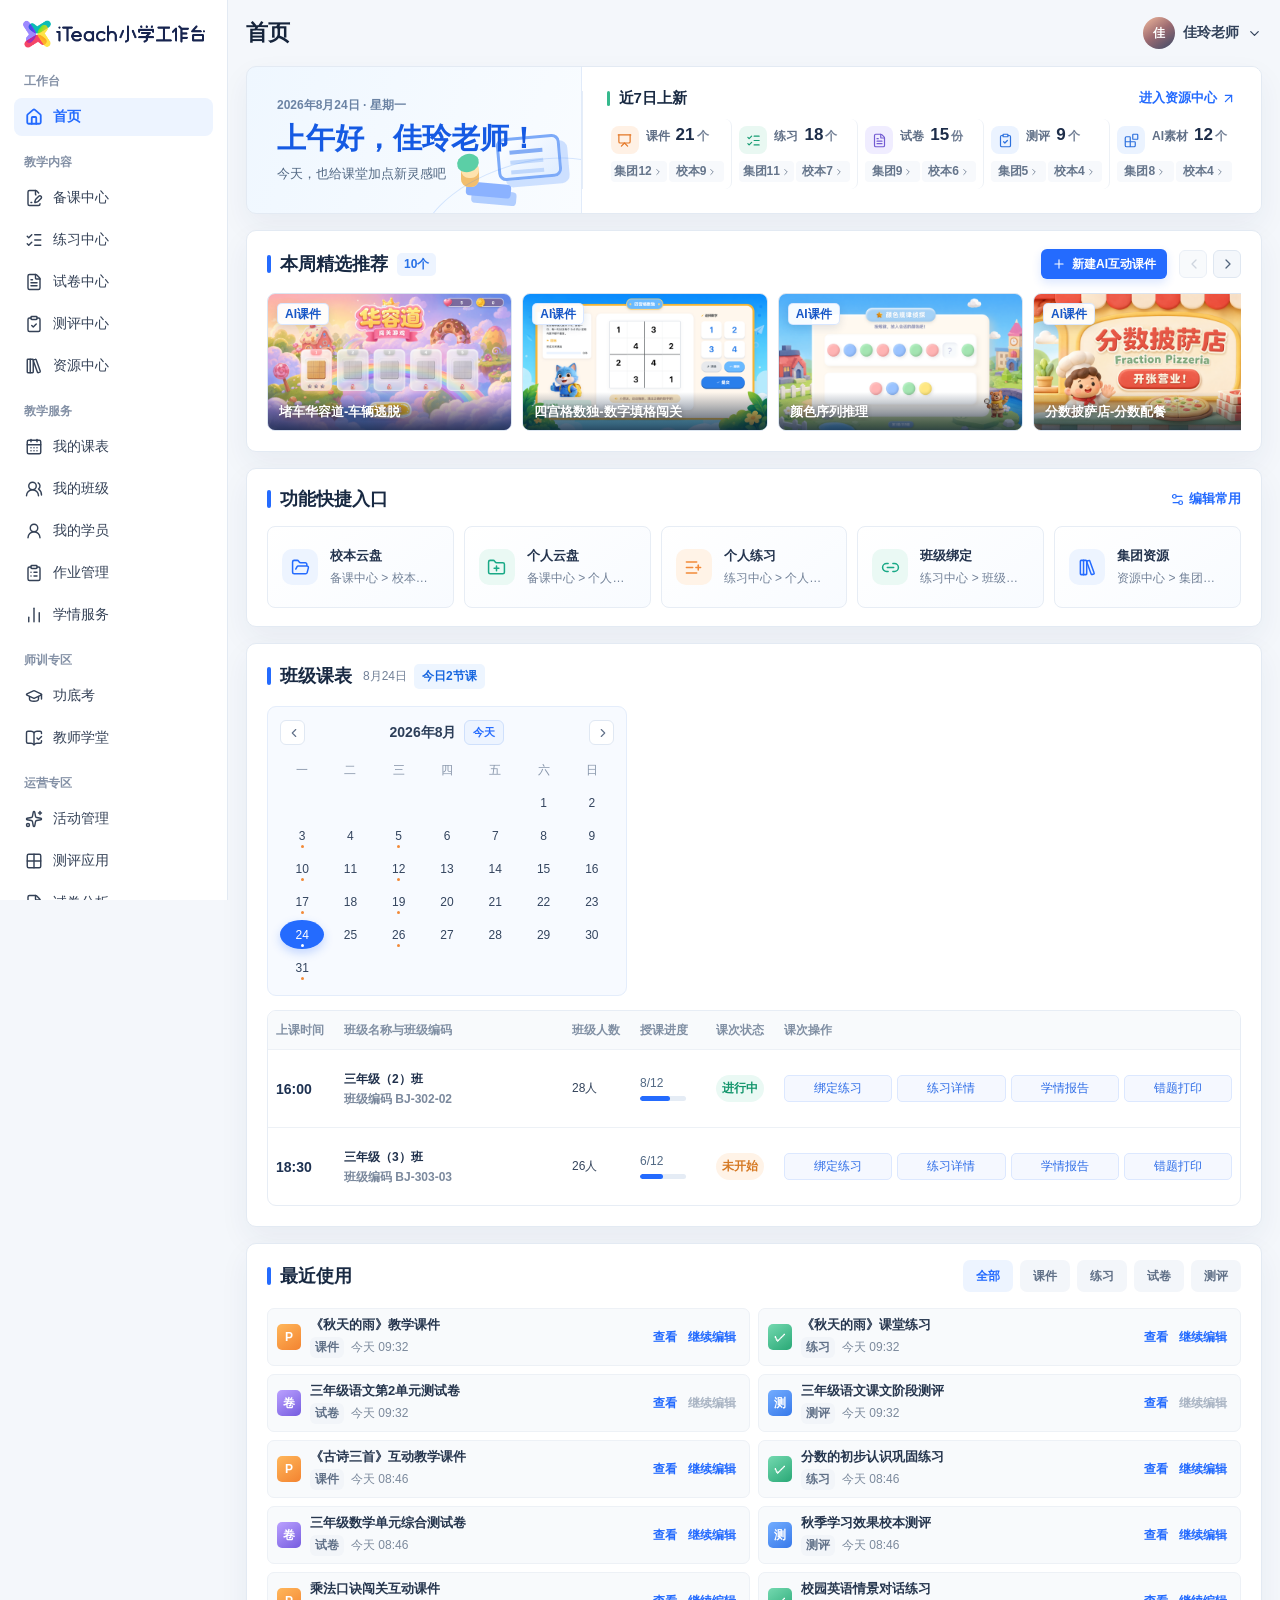
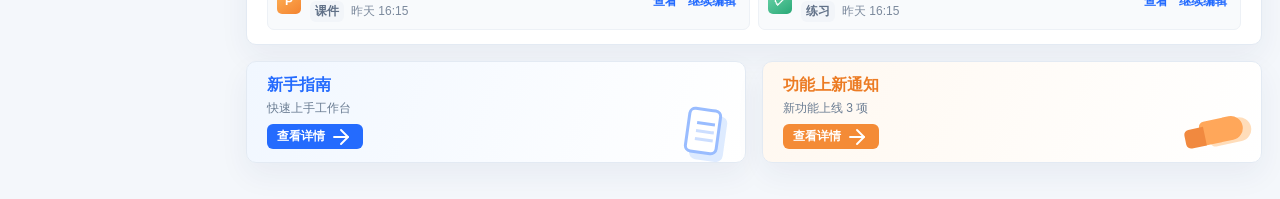
<file: index.html>
<!doctype html>
<html lang="zh-CN">
<head>
  <meta charset="utf-8" />
  <meta name="viewport" content="width=device-width, initial-scale=1" />
  <title>iTeach 小学工作台 2.0 Demo</title>
  <script src="lucide.min.js"></script>
  <link rel="stylesheet" href="permissions.css?v=20260903-2" />
  <style>
    :root {
      --bg: #f4f7fb;
      --panel: #fff;
      --ink: #15243b;
      --muted: #718097;
      --line: #e3eaf3;
      --line-strong: #d4deeb;
      --blue: #246bfe;
      --blue-2: #0e58e8;
      --blue-soft: #edf4ff;
      --teal: #19a986;
      --teal-soft: #eaf9f4;
      --orange: #f28a39;
      --orange-soft: #fff3e7;
      --purple: #7766e6;
      --purple-soft: #f0eeff;
      --shadow: 0 12px 30px rgba(30, 58, 102, .06);
      --shadow-small: 0 4px 14px rgba(30, 58, 102, .05);
      --radius: 10px;
      font-family: "PingFang SC", "Microsoft YaHei", "Noto Sans CJK SC", sans-serif;
      color: var(--ink);
      background: var(--bg);
    }

    * { box-sizing: border-box; }
    body { margin: 0; min-width: 1150px; background: var(--bg); }
    button, input { font: inherit; }
    button { border: 0; cursor: pointer; }
    [hidden] { display: none !important; }

    .app { min-height: 100vh; display: grid; grid-template-columns: 228px minmax(0, 1fr); }
    .sidebar {
      position: sticky;
      top: 0;
      height: 100vh;
      overflow: auto;
      padding: 19px 14px 16px;
      background: rgba(255,255,255,.92);
      border-right: 1px solid var(--line);
    }
    .brand { display: flex; align-items: center; padding: 0 8px 24px; }
    .brand-logo { display: block; width: 194px; height: auto; max-width: 100%; }
    .nav { display: grid; gap: 18px; }
    .nav-group { display: grid; gap: 4px; }
    .nav-label { padding: 0 10px 4px; color: #8491a6; font-size: 12px; font-weight: 700; }
    .nav-item {
      min-height: 38px;
      display: flex;
      align-items: center;
      gap: 10px;
      padding: 0 11px;
      color: #344156;
      background: transparent;
      border-radius: 8px;
      text-align: left;
      font-size: 14px;
      transition: .18s ease;
    }
    .nav-item:hover { color: var(--blue); background: #f3f7fd; }
    .nav-item.active { color: var(--blue); background: var(--blue-soft); font-weight: 800; }
    .nav-item svg { width: 18px; height: 18px; flex: 0 0 auto; stroke-width: 1.9; }
    .nav-item.active svg { stroke-width: 2.4; }

    .main { min-width: 0; padding: 14px 24px 36px; }
    .main.resource-page { position: relative; padding-top: 12px; }
    .main.resource-page .topbar { position: absolute; top: 12px; right: 24px; z-index: 4; height: 38px; margin: 0; }
    .main.resource-page .resource-title-row { padding-top: 4px; }
    .main.business-page { position: relative; padding-top: 12px; }
    .main.business-page .topbar { position: absolute; top: 12px; right: 24px; z-index: 4; height: 38px; margin: 0; }
    .topbar { display: flex; align-items: center; justify-content: space-between; gap: 18px; height: 38px; margin-bottom: 14px; }
    .page-heading { display: flex; align-items: center; gap: 12px; }
    .page-heading h1 { margin: 0; font-size: 22px; letter-spacing: 0; }
    .top-actions { display: flex; align-items: center; gap: 12px; margin-left: auto; }
    .preview-switcher { display: flex; align-items: center; gap: 5px; padding: 4px; background: #edf2f8; border: 1px solid var(--line); border-radius: 8px; user-select: none; }
    .preview-switcher.is-hidden { opacity: 0; pointer-events: auto; }
    .preview-switcher span { padding: 0 7px; color: #8996a8; font-size: 12px; font-weight: 700; }
    .preview-switcher button { height: 27px; padding: 0 9px; border-radius: 6px; color: #68758a; background: transparent; font-size: 12px; }
    .preview-switcher button.active { color: var(--blue); background: #fff; box-shadow: var(--shadow-small); font-weight: 800; }
    .ai-top { position: relative; height: 38px; display: inline-flex; align-items: center; gap: 8px; padding: 0 12px 0 7px; color: #174fbf; background: linear-gradient(135deg, #fff 15%, #f1f7ff); border: 1px solid #a9c8ff; border-radius: 8px; box-shadow: 0 4px 12px rgba(35,94,196,.09), inset 0 1px 0 rgba(255,255,255,.9); font-size: 13px; font-weight: 850; transition: transform .18s ease, border-color .18s ease, box-shadow .18s ease; }
    .ai-top:hover { transform: translateY(-1px); color: #0d4fd3; border-color: #74a4fa; box-shadow: 0 7px 18px rgba(35,94,196,.16), inset 0 1px 0 rgba(255,255,255,.95); }
    .ai-top:active { transform: translateY(0); }
    .ai-top-mark { width: 25px; height: 25px; display: grid; place-items: center; color: #fff; background: linear-gradient(145deg, #2d77f4, #1559d6); border-radius: 7px; box-shadow: 0 3px 8px rgba(24,89,211,.22); }
    .ai-top-mark svg { width: 14px; height: 14px; stroke-width: 2.2; }
    .ai-top-label { white-space: nowrap; }
    .icon-button { width: 38px; height: 38px; display: grid; place-items: center; color: #475770; background: transparent; border-radius: 8px; position: relative; }
    .icon-button:hover { background: #edf3fb; color: var(--blue); }
    .icon-button svg { width: 20px; height: 20px; }
    .badge { position: absolute; top: -1px; right: -1px; min-width: 17px; height: 17px; padding: 0 4px; display: grid; place-items: center; color: white; background: #f35b48; border-radius: 20px; font-size: 12px; font-weight: 800; }
    .user { display: flex; align-items: center; gap: 8px; padding-left: 2px; color: #314159; font-size: 14px; font-weight: 700; }
    .avatar { width: 32px; height: 32px; display: grid; place-items: center; border-radius: 50%; color: #fff; background: linear-gradient(145deg, #f3bb9d, #9d6b71 48%, #394a68); font-size: 12px; }
    .user svg { width: 15px; height: 15px; }

    .view { display: none; }
    .view.active { display: grid; gap: 16px; }
    .panel { background: var(--panel); border: 1px solid var(--line); border-radius: var(--radius); box-shadow: var(--shadow); }
    .panel-head { min-height: 28px; display: flex; align-items: center; justify-content: space-between; gap: 12px; margin-bottom: 16px; }
    .panel-title { margin: 0; display: flex; align-items: center; gap: 9px; color: #182942; font-size: 18px; font-weight: 800; }
    .panel-title::before { content: ""; width: 4px; height: 18px; border-radius: 4px; background: var(--blue); }
    .panel-link { display: inline-flex; align-items: center; gap: 4px; padding: 0; color: var(--blue); background: transparent; font-size: 13px; font-weight: 700; }
    .panel-link svg { width: 15px; height: 15px; }
    .muted { color: var(--muted); }

    .hero { min-height: 148px; display: grid; grid-template-columns: 33% 67%; overflow: hidden; background: linear-gradient(110deg, #eff7ff, #fff 58%); }
    .hero-welcome { position: relative; overflow: hidden; padding: 25px 30px; display: flex; flex-direction: column; justify-content: center; border-right: 1px solid #e1ebfa; }
    .hero-welcome::after { content: ""; position: absolute; width: 210px; height: 110px; right: -48px; bottom: -63px; border: 1px solid rgba(71,142,245,.2); border-radius: 50%; transform: rotate(-18deg); }
    .hero-kicker { color: #6b83a4; font-size: 12px; font-weight: 700; }
    .hero-welcome h2 { position: relative; z-index: 1; margin: 5px 0 6px; color: #155ae3; font-size: 29px; letter-spacing: 0; }
    .hero-welcome p { position: relative; z-index: 1; margin: 0; color: #536984; font-size: 13px; }
    .hero-visual { position: absolute; right: 16px; bottom: 12px; width: 104px; height: 70px; opacity: .88; }
    .hero-visual .screen { position: absolute; right: 4px; top: 5px; width: 64px; height: 43px; border: 3px solid #6b9ff8; border-radius: 8px; transform: rotate(-5deg); background: linear-gradient(140deg, #fff, #dcebff); box-shadow: 7px 7px 0 #c7dcff; }
    .hero-visual .screen::before { content: ""; position: absolute; left: 10px; top: 10px; width: 33px; height: 4px; background: #73a1f4; box-shadow: 0 10px 0 #b9d3fc, 0 20px 0 #b9d3fc; }
    .hero-visual .book { position: absolute; left: 5px; bottom: 4px; width: 45px; height: 14px; border-radius: 4px; background: #7da8ff; transform: rotate(5deg); box-shadow: 6px 7px 0 #a8c8ff; }
    .hero-visual .plant { position: absolute; left: 0; bottom: 14px; width: 18px; height: 23px; border-radius: 5px 5px 8px 8px; background: #ffe0a3; box-shadow: inset 0 -9px 0 #f2b55a; }
    .hero-visual .plant::before { content: ""; position: absolute; left: -4px; top: -10px; width: 22px; height: 18px; border-radius: 50%; background: #46c99a; transform: rotate(-18deg); }
    .resource-summary { position: relative; padding: 19px 25px 17px; background: #fff; }
    .resource-summary::before { content: ""; position: absolute; left: 0; top: 24px; bottom: 24px; width: 1px; background: #e5edf8; }
    .resource-summary .panel-head { min-height: 24px; margin-bottom: 9px; }
    .resource-summary .panel-title { font-size: 15px; }
    .resource-summary .panel-title::before { width: 3px; height: 15px; background: #36b98d; }
    .resource-items { display: grid; grid-template-columns: repeat(5, minmax(0, 1fr)); align-items: center; }
    .resource-item { min-width: 0; min-height: 70px; display: grid; grid-template-columns: 28px minmax(0, 1fr); grid-template-rows: auto auto; column-gap: 7px; align-content: center; padding: 5px 7px; background: transparent; border-right: 1px solid #edf1f6; border-radius: 7px; transition: .18s ease; text-align: left; }
    .resource-item:first-child { padding-left: 4px; }
    .resource-item:last-child { border-right: 0; padding-right: 4px; }
    .resource-item:hover { background: #f8fbff; }
    .resource-top { display: contents; color: #617087; font-size: 12px; font-weight: 700; white-space: nowrap; }
    .resource-metric { grid-column: 2; min-width: 0; display: flex; align-items: baseline; gap: 6px; }
    .resource-label { flex: 0 0 auto; }
    .resource-icon { grid-row: 1; width: 28px; height: 28px; display: grid; place-items: center; align-self: center; border-radius: 8px; }
    .resource-icon svg { width: 15px; height: 15px; }
    .resource-icon.orange { color: #e47725; background: #fff1e5; }
    .resource-icon.green { color: #159c72; background: #e9f8f2; }
    .resource-icon.purple { color: #725bd2; background: #f0edff; }
    .resource-icon.blue { color: #2c70dd; background: #ebf3ff; }
    .resource-count { display: block; margin: 0; color: #1d2d49; font-size: 17px; font-weight: 850; line-height: 1; }
    .resource-count small { margin-left: 2px; color: #738096; font-size: 12px; font-weight: 700; }
    .resource-scopes { grid-column: 1 / -1; display: grid; grid-template-columns: repeat(2, minmax(0, 1fr)); gap: 2px; margin-top: 7px; white-space: nowrap; }
    .resource-scope-link { min-width: 0; display: inline-flex; align-items: center; justify-content: center; gap: 1px; padding: 2px 1px; color: #65758b; background: #f7f9fc; border-radius: 4px; font-size: 12px; font-weight: 700; }
    .resource-scope-link:hover { color: var(--blue); }
    .resource-scope-link svg { width: 10px; height: 10px; }

    .shortcuts { min-width: 0; padding: 16px 20px 18px; }
    .ai-courseware-recommendations { min-width: 0; overflow: hidden; padding: 18px 20px 20px; }
    .shortcuts .panel-head { margin-bottom: 13px; }
    .ai-courseware-recommendations .panel-head { margin-bottom: 14px; }
    .shortcut-grid { display: grid; grid-template-columns: repeat(auto-fit, minmax(178px, 1fr)); gap: 10px; }
    .shortcut { min-height: 82px; display: flex; align-items: center; justify-content: flex-start; gap: 12px; min-width: 0; padding: 13px 14px; color: #25334a; background: linear-gradient(145deg, #fff, #f8fbff); border: 1px solid #e7edf5; border-radius: 8px; transition: .18s ease; text-align: left; }
    .shortcut:hover { transform: translateY(-2px); border-color: #b8d2ff; box-shadow: 0 7px 17px rgba(36,107,254,.11); }
    .shortcut-icon { width: 36px; height: 36px; display: grid; place-items: center; flex: 0 0 auto; color: var(--blue); background: var(--blue-soft); border-radius: 10px; }
    .shortcut-icon svg { width: 19px; height: 19px; }
    .shortcut:nth-child(2n) .shortcut-icon { color: var(--teal); background: var(--teal-soft); }
    .shortcut:nth-child(3n) .shortcut-icon { color: var(--orange); background: var(--orange-soft); }
    .shortcut-label { display: -webkit-box; overflow: hidden; color: #24344e; font-size: 13px; font-weight: 800; line-height: 1.3; -webkit-box-orient: vertical; -webkit-line-clamp: 2; }
    .shortcut-meta { overflow: hidden; margin-top: 5px; color: var(--muted); font-size: 12px; line-height: 1.35; text-overflow: ellipsis; white-space: nowrap; }
    .shortcut-copy { display: grid; min-width: 0; gap: 0; }
    .shortcut-empty { grid-column: 1 / -1; min-height: 82px; display: grid; place-items: center; color: var(--muted); background: #fbfcfe; border: 1px dashed var(--line-strong); border-radius: 8px; font-size: 13px; }

    .recommendation-title-wrap { display: flex; align-items: center; gap: 9px; }
    .recommendation-count { padding: 3px 7px; color: #2770e7; background: #edf4ff; border-radius: 5px; font-size: 12px; font-weight: 800; }
    .recommendation-controls { display: flex; align-items: center; gap: 6px; }
    .recommendation-create { height: 30px; display: inline-flex; align-items: center; gap: 6px; margin-right: 6px; padding: 0 11px; color: #fff; background: var(--blue); border-radius: 6px; box-shadow: 0 4px 10px rgba(36,107,254,.16); font-size: 12px; font-weight: 800; }
    .recommendation-create:hover { background: #1559de; box-shadow: 0 6px 14px rgba(36,107,254,.22); }
    .recommendation-create svg { width: 14px; height: 14px; }
    .carousel-control { width: 28px; height: 28px; display: grid; place-items: center; color: #52657d; background: #f4f7fb; border: 1px solid #dfe7f1; border-radius: 6px; }
    .carousel-control:hover:not(:disabled) { color: var(--blue); background: var(--blue-soft); border-color: #c6d9fc; }
    .carousel-control:disabled { color: #b4bfcd; cursor: not-allowed; opacity: .65; }
    .carousel-control svg { width: 16px; height: 16px; }
    .recommendation-track { width: 100%; min-width: 0; display: flex; gap: 10px; overflow-x: auto; overflow-y: hidden; scroll-behavior: smooth; scroll-snap-type: x mandatory; scrollbar-width: none; overscroll-behavior-inline: contain; }
    .recommendation-track::-webkit-scrollbar { display: none; }
    .recommendation-card { position: relative; height: 138px; aspect-ratio: 16 / 9; flex: 0 0 auto; overflow: hidden; background: #edf3fb; border: 1px solid #dce5f0; border-radius: 8px; scroll-snap-align: start; transition: border-color .2s ease, box-shadow .2s ease, transform .2s ease; }
    .recommendation-card:hover, .recommendation-card:focus-within { transform: translateY(-2px); border-color: #9fc1f7; box-shadow: 0 8px 18px rgba(35,91,181,.16); }
    .recommendation-cover { position: absolute; inset: 0; overflow: hidden; background: #edf3fb; }
    .recommendation-cover::before { content: ""; position: absolute; inset: 0; z-index: 1; background: rgba(17,38,70,.34); opacity: 0; transition: opacity .2s ease; }
    .recommendation-cover::after { content: ""; position: absolute; z-index: 1; left: 0; right: 0; bottom: 0; height: 38px; background: linear-gradient(180deg, transparent, rgba(12,31,58,.78)); }
    .recommendation-cover img { width: 100%; height: 100%; display: block; object-fit: cover; }
    .recommendation-type { position: absolute; z-index: 3; left: 9px; top: 9px; height: 22px; display: inline-flex; align-items: center; padding: 0 7px; color: #1757c7; background: rgba(255,255,255,.94); border: 1px solid rgba(216,230,255,.96); border-radius: 5px; box-shadow: 0 3px 9px rgba(17,48,96,.12); font-size: 12px; font-weight: 850; }
    .recommendation-card h3 { position: absolute; z-index: 2; left: 11px; right: 11px; bottom: 9px; overflow: hidden; margin: 0; color: #fff; font-size: 13px; font-weight: 800; line-height: 1.3; text-overflow: ellipsis; white-space: nowrap; text-shadow: 0 1px 5px rgba(0,0,0,.32); }
    .recommendation-preview { position: absolute; z-index: 3; left: 50%; top: 46%; height: 32px; display: inline-flex; align-items: center; justify-content: center; gap: 5px; padding: 0 12px; color: #1f63d8; background: rgba(255,255,255,.97); border: 1px solid rgba(255,255,255,.92); border-radius: 6px; box-shadow: 0 7px 18px rgba(8,29,63,.22); font-size: 12px; font-weight: 800; white-space: nowrap; opacity: 0; pointer-events: none; transform: translate(-50%, -42%) scale(.96); transition: opacity .18s ease, transform .18s ease; }
    .recommendation-preview svg { width: 14px; height: 14px; }
    .recommendation-card:hover .recommendation-cover::before, .recommendation-card:focus-within .recommendation-cover::before { opacity: 1; }
    .recommendation-card:hover .recommendation-preview, .recommendation-card:focus-within .recommendation-preview { opacity: 1; pointer-events: auto; transform: translate(-50%, -50%) scale(1); }

    .class-schedule { padding: 18px 20px 20px; }
    .schedule-title-wrap { display: flex; align-items: center; gap: 11px; }
    .schedule-summary { display: inline-flex; align-items: center; gap: 7px; color: #718097; font-size: 12px; }
    .schedule-summary strong { padding: 4px 8px; color: #1766df; background: #edf5ff; border-radius: 5px; font-size: 12px; }
    .schedule-layout { display: grid; grid-template-columns: 338px minmax(0, 1fr); gap: 18px; align-items: stretch; }
    .calendar-box { padding: 13px 15px; background: #f7faff; border: 1px solid #e4edfb; border-radius: 9px; }
    .calendar-head { display: flex; align-items: center; justify-content: space-between; margin-bottom: 12px; }
    .calendar-title-actions { display: flex; align-items: center; gap: 8px; }
    .calendar-head strong { color: #2c3e59; font-size: 14px; }
    .calendar-head button { width: 25px; height: 25px; display: grid; place-items: center; color: #617189; background: #fff; border: 1px solid #e0e8f3; border-radius: 6px; }
    .calendar-head .calendar-today-button { width: auto; padding: 0 8px; color: var(--blue); background: #edf4ff; border-color: #cfe0fc; font-size: 11px; font-weight: 800; }
    .calendar-head .calendar-today-button:hover { color: #fff; background: var(--blue); border-color: var(--blue); }
    .calendar-head svg { width: 14px; height: 14px; }
    .calendar-grid { display: grid; grid-template-columns: repeat(7, 1fr); gap: 4px; text-align: center; }
    .calendar-grid span { height: 27px; display: grid; place-items: center; color: #8795aa; font-size: 12px; }
    .calendar-grid button { height: 29px; display: grid; place-items: center; color: #34455f; background: transparent; border-radius: 50%; font-size: 12px; position: relative; }
    .calendar-grid button.has-course::after { content: ""; position: absolute; bottom: 2px; width: 3px; height: 3px; border-radius: 50%; background: var(--orange); }
    .calendar-grid button.selected { color: #fff; background: var(--blue); box-shadow: 0 4px 10px rgba(36,107,254,.25); }
    .calendar-grid button.selected::after { background: #fff; }
    .lesson-table { min-width: 0; align-self: start; border: 1px solid #e7edf5; border-radius: 9px; overflow: hidden; }
    .lesson-head, .lesson-row { display: grid; grid-template-columns: minmax(72px, .6fr) minmax(150px, .9fr) minmax(84px, .55fr) minmax(120px, .75fr) minmax(92px, .65fr) minmax(360px, 2.4fr); gap: 8px; align-items: center; }
    .lesson-head { min-height: 38px; padding: 0 14px; color: #8190a4; background: #f8fafc; font-size: 12px; font-weight: 700; }
    .lesson-head > span { overflow: hidden; text-overflow: ellipsis; white-space: nowrap; }
    .lesson-row { min-height: 78px; padding: 10px 14px; color: #34445c; border-top: 1px solid #edf1f6; font-size: 12px; }
    #lessonTableBody { min-height: 0; }
    .lesson-time { color: #1d3151; font-weight: 800; font-size: 14px; }
    .lesson-main { min-width: 0; }
    .lesson-main strong { display: block; overflow: hidden; margin-bottom: 4px; color: #1f304b; font-size: 14px; text-overflow: ellipsis; white-space: nowrap; }
    .lesson-main em { display: block; overflow: hidden; color: #7b899d; font-size: 12px; font-style: normal; font-weight: 600; line-height: 1.2; text-overflow: ellipsis; white-space: nowrap; }
    .progress-wrap { display: grid; gap: 6px; }
    .progress-text { color: #526984; font-size: 12px; }
    .progress-bar { width: 70px; height: 5px; overflow: hidden; background: #e5ecf5; border-radius: 5px; }
    .progress-bar i { display: block; height: 100%; background: var(--blue); border-radius: 5px; }
    .status { width: max-content; padding: 5px 8px; border-radius: 20px; font-size: 12px; font-weight: 800; }
    .status.in { color: #15966d; background: var(--teal-soft); }
    .status.wait { color: #d57924; background: var(--orange-soft); }
    .action-row { width: 100%; display: grid; grid-template-columns: repeat(4, minmax(0, 1fr)); gap: 5px; }
    .lesson-action { min-width: 0; height: 27px; display: inline-flex; align-items: center; justify-content: center; gap: 4px; padding: 0 6px; color: #2e6de7; background: #f5f8ff; border: 1px solid #dce8ff; border-radius: 5px; font-size: 12px; white-space: nowrap; }
    .lesson-action:hover { color: #fff; background: var(--blue); border-color: var(--blue); }
    .lesson-action svg { width: 13px; height: 13px; }
    .lesson-empty { min-height: 194px; display: grid; place-items: center; padding: 24px; border-top: 1px solid #edf1f6; text-align: center; }
    .lesson-empty-icon { width: 50px; height: 50px; display: grid; place-items: center; margin: 0 auto 10px; color: #78a5ef; background: #edf5ff; border-radius: 50%; }
    .lesson-empty-icon svg { width: 23px; height: 23px; }
    .lesson-empty strong { display: block; margin-bottom: 5px; color: #34455f; font-size: 14px; }
    .lesson-empty span { color: #8795aa; font-size: 12px; }

    .recent { padding: 16px 20px 14px; }
    .resource-tabs { display: flex; gap: 7px; flex-wrap: wrap; }
    .resource-tab { height: 32px; padding: 0 13px; color: #607087; background: #f3f6fa; border-radius: 7px; font-size: 12px; font-weight: 700; }
    .resource-tab.active, .resource-tab:hover { color: var(--blue); background: var(--blue-soft); }
    .recent-grid { display: grid; grid-template-columns: repeat(2, minmax(0, 1fr)); gap: 8px; }
    .recent-row { min-width: 0; min-height: 54px; display: flex; align-items: center; justify-content: space-between; gap: 8px; padding: 7px 9px; background: #f8fafc; border: 1px solid #edf1f6; border-radius: 7px; font-size: 12px; transition: background .16s ease, border-color .16s ease, box-shadow .16s ease, transform .16s ease; }
    .recent-row:hover { z-index: 1; background: #fff; border-color: #c9dcff; box-shadow: 0 5px 14px rgba(36,107,254,.08); transform: translateY(-1px); }
    .recent-name { display: flex; align-items: center; gap: 9px; min-width: 0; color: #26364e; }
    .recent-copy { min-width: 0; display: grid; gap: 3px; }
    .recent-copy strong { overflow: hidden; color: #26364e; font-size: 13px; font-weight: 800; text-overflow: ellipsis; white-space: nowrap; }
    .recent-meta { display: flex; align-items: center; gap: 7px; color: #7b899c; font-size: 12px; }
    .recent-meta .type-chip { padding: 2px 5px; }
    .file-icon { width: 24px; height: 26px; display: grid; place-items: center; flex: 0 0 auto; color: #fff; border-radius: 5px; font-size: 12px; font-weight: 900; }
    .file-icon.course { background: linear-gradient(145deg, #ffb75b, #f38330); }
    .file-icon.practice { background: linear-gradient(145deg, #74d9b0, #29a876); }
    .file-icon.paper { background: linear-gradient(145deg, #bba1ff, #755cdf); }
    .file-icon.test { background: linear-gradient(145deg, #73adff, #3779ea); }
    .ellipsis { overflow: hidden; text-overflow: ellipsis; white-space: nowrap; }
    .type-chip { width: max-content; padding: 5px 8px; color: #617188; background: #f2f5f9; border-radius: 6px; font-size: 12px; font-weight: 700; }
    .recent-actions { display: flex; align-items: center; flex: 0 0 auto; gap: 3px; }
    .recent-action { padding: 3px 4px; color: var(--blue); background: transparent; border-radius: 4px; font-size: 12px; font-weight: 700; text-align: left; white-space: nowrap; }
    .recent-action:hover { background: var(--blue-soft); }
    .recent-action:disabled { color: #aab5c4; cursor: not-allowed; text-decoration: none; }
    .recent-empty { grid-column: 1 / -1; min-height: 108px; display: grid; place-items: center; color: #8491a6; border-bottom: 1px solid #edf1f6; font-size: 12px; }

    .recommendation-config-view { gap: 9px; }
    .recommendation-config-workspace { min-height: 560px; padding: 18px 22px 24px; background: #fff; border: 1px solid var(--line); border-radius: 9px; box-shadow: var(--shadow); }
    .config-overview { display: grid; grid-template-columns: 1.25fr .8fr .9fr; gap: 0; padding: 13px 0; border-top: 1px solid #e8edf4; border-bottom: 1px solid #e8edf4; }
    .config-stat { min-width: 0; padding: 0 18px; border-right: 1px solid #e8edf4; }
    .config-stat:first-child { padding-left: 0; }
    .config-stat:last-child { border-right: 0; }
    .config-stat span { display: block; margin-bottom: 5px; color: #8491a6; font-size: 12px; }
    .config-stat strong { display: block; overflow: hidden; color: #26364e; font-size: 13px; text-overflow: ellipsis; white-space: nowrap; }
    .config-toolbar { min-height: 50px; display: flex; align-items: center; justify-content: space-between; gap: 12px; }
    .config-toolbar p { margin: 0; color: #748399; font-size: 12px; }
    .config-actions { display: flex; align-items: center; gap: 8px; }
    .config-button { height: 30px; display: inline-flex; align-items: center; gap: 5px; padding: 0 10px; color: #50627a; background: #fff; border: 1px solid #dfe7f1; border-radius: 6px; font-size: 12px; font-weight: 750; }
    .config-button.primary { color: #fff; background: var(--blue); border-color: var(--blue); }
    .config-button:hover { color: var(--blue); border-color: #b9cff3; background: #f5f9ff; }
    .config-button.primary:hover { color: #fff; background: #1559de; }
    .config-button svg { width: 14px; height: 14px; }
    .config-table { border-top: 1px solid #e8edf4; }
    .config-head, .config-row { display: grid; grid-template-columns: 56px minmax(250px, 1.6fr) minmax(180px, .9fr) 112px 64px; gap: 12px; align-items: center; }
    .config-head { min-height: 36px; padding: 0 12px; color: #8794a7; background: #f8fafc; font-size: 12px; font-weight: 750; }
    .config-row { min-height: 57px; padding: 7px 12px; border-bottom: 1px solid #edf1f6; font-size: 12px; transition: background .15s ease; }
    .config-row.dragging { background: #edf4ff; opacity: .58; }
    .config-order { display: flex; align-items: center; gap: 8px; color: #718096; }
    .config-order svg { width: 15px; height: 15px; cursor: grab; }
    .config-content { min-width: 0; display: flex; align-items: center; gap: 10px; }
    .config-content img { width: 64px; aspect-ratio: 16 / 9; object-fit: cover; border-radius: 5px; border: 1px solid #e1e8f1; }
    .config-content-copy { min-width: 0; display: grid; gap: 4px; }
    .config-content-copy strong { overflow: hidden; color: #26364e; text-overflow: ellipsis; white-space: nowrap; }
    .recommendation-type-static { width: max-content; padding: 2px 5px; color: #2368dd; background: #edf4ff; border-radius: 4px; font-size: 12px; font-weight: 750; }
    .config-evidence { display: flex; align-items: center; gap: 14px; color: #617188; }
    .config-evidence strong { color: #26364e; }
    .config-source { width: max-content; padding: 4px 7px; color: #2368dd; background: #edf4ff; border-radius: 5px; font-size: 12px; font-weight: 750; }
    .config-source.manual { color: #a25a15; background: #fff3e7; }
    .config-row-actions { display: flex; align-items: center; gap: 10px; }
    .config-row-actions button { padding: 0; color: var(--blue); background: transparent; font-size: 12px; font-weight: 750; }
    .config-row-actions button:hover { text-decoration: underline; }
    .candidate-section { margin-top: 20px; border-top: 1px solid #e8edf4; }
    .candidate-head { min-height: 54px; display: flex; align-items: center; justify-content: space-between; gap: 16px; }
    .candidate-head h3 { margin: 0 0 3px; color: #22344e; font-size: 15px; }
    .candidate-head p { margin: 0; color: #7a899d; font-size: 12px; }
    .candidate-status { display: flex; align-items: center; gap: 10px; color: #64758b; font-size: 12px; }
    .candidate-list { display: grid; grid-template-columns: repeat(3, minmax(0, 1fr)); gap: 9px; }
    .candidate-card { min-width: 0; display: grid; grid-template-columns: 76px minmax(0, 1fr) auto; align-items: center; gap: 9px; padding: 9px; background: #f9fbfe; border: 1px solid #e3eaf3; border-radius: 7px; }
    .candidate-card img { width: 76px; aspect-ratio: 16 / 9; object-fit: cover; border-radius: 5px; }
    .candidate-copy { min-width: 0; }
    .candidate-copy strong { display: block; overflow: hidden; color: #2a3a50; font-size: 12px; text-overflow: ellipsis; white-space: nowrap; }
    .candidate-copy span { display: block; margin-top: 4px; color: #7a899d; font-size: 12px; }
    .candidate-add { color: var(--blue); background: transparent; font-size: 12px; font-weight: 800; white-space: nowrap; }

    .bottom-grid { display: grid; grid-template-columns: 1fr 1fr; gap: 16px; }
    .info-card { min-height: 102px; height: 102px; display: flex; flex-direction: column; align-items: flex-start; position: relative; overflow: hidden; padding: 13px 20px; }
    .info-card.blue { background: linear-gradient(110deg, #f1f7ff, #fff); }
    .info-card.orange { background: linear-gradient(110deg, #fff8f0, #fff); }
    .info-card h3 { margin: 0 0 4px; font-size: 16px; }
    .info-card.blue h3 { color: var(--blue); }
    .info-card.orange h3 { color: #ec7b23; }
    .info-card p { margin: 0 0 7px; color: #6b7d93; font-size: 12px; }
    .info-card .info-cta { height: 27px; display: inline-flex; align-items: center; gap: 4px; margin-top: auto; padding: 0 10px; color: #fff; border-radius: 6px; font-size: 12px; font-weight: 800; }
    .info-card.blue .info-cta { background: var(--blue); }
    .info-card.orange .info-cta { background: #f48b36; }
    .info-art { position: absolute; right: 28px; bottom: 10px; width: 112px; height: 76px; opacity: .87; }
    .clipboard { position: absolute; right: 25px; bottom: 8px; width: 34px; height: 46px; border: 3px solid #8ab3ff; border-radius: 7px; background: #fff; transform: rotate(8deg); box-shadow: 6px 6px 0 #d9e8ff; }
    .clipboard::before { content: ""; position: absolute; left: 7px; top: 11px; width: 18px; height: 3px; background: #8ab3ff; box-shadow: 0 8px 0 #c5d9ff, 0 16px 0 #c5d9ff; }
    .megaphone { position: absolute; right: 18px; bottom: 20px; width: 43px; height: 24px; border-radius: 7px 16px 16px 7px; background: #ff9a42; transform: rotate(-12deg); box-shadow: 8px 3px 0 #ffd8b0; }
    .megaphone::before { content: ""; position: absolute; left: -16px; top: 5px; width: 20px; height: 19px; border-radius: 5px 0 0 5px; background: #ef7823; }

    .resource-view { gap: 9px; }
    .resource-page-head { padding: 2px 8px 0; background: transparent; }
    .breadcrumb { display: flex; align-items: center; gap: 8px; margin-bottom: 7px; color: #8491a6; font-size: 12px; }
    .resource-title-row { display: flex; align-items: center; gap: 16px; }
    .resource-title-row h2 { margin: 0; color: #172840; font-size: 25px; }
    .resource-create { height: 36px; display: inline-flex; align-items: center; gap: 7px; margin-left: auto; padding: 0 14px; color: #fff; background: var(--blue); border-radius: 7px; font-size: 13px; font-weight: 800; box-shadow: 0 6px 14px rgba(36,107,254,.2); }
    .resource-create svg { width: 16px; height: 16px; }
    .scope-tabs { display: flex; align-items: center; gap: 38px; margin-top: 8px; border-bottom: 1px solid #dfe7f1; }
    .scope-tabs .resource-create { transform: translateY(-5px); }
    .scope-tab { height: 42px; position: relative; padding: 0 8px; color: #3f4f67; background: transparent; font-size: 14px; font-weight: 700; }
    .scope-tab.active { color: var(--blue); }
    .scope-tab.active::after { content: ""; position: absolute; left: 0; right: 0; bottom: -1px; height: 3px; background: var(--blue); border-radius: 3px 3px 0 0; }
    .resource-workspace { padding: 18px 20px 20px; background: #fff; border: 1px solid var(--line); border-radius: 8px; box-shadow: var(--shadow-small); }
    .resource-workspace-head { display: flex; align-items: flex-end; justify-content: space-between; gap: 18px; margin-bottom: 15px; }
    .resource-mode-tabs { display: flex; align-items: center; gap: 28px; }
    .resource-mode-tab { height: 35px; position: relative; color: #2e3c52; background: transparent; font-size: 16px; font-weight: 800; }
    .resource-mode-tab.active { color: var(--blue); }
    .resource-mode-tab.active::after { content: ""; position: absolute; left: 12px; right: 12px; bottom: -1px; height: 3px; background: var(--blue); border-radius: 3px; }
    .resource-search { width: 245px; height: 36px; display: flex; align-items: center; gap: 7px; padding: 0 11px; border: 1px solid var(--line-strong); border-radius: 7px; background: #fff; }
    .resource-search:focus-within { border-color: #8cb5ff; box-shadow: 0 0 0 3px rgba(36,107,254,.08); }
    .resource-search svg { width: 16px; height: 16px; color: #8190a4; }
    .resource-search input { width: 100%; border: 0; outline: 0; color: var(--ink); font-size: 12px; }
    .resource-layout { display: grid; grid-template-columns: 280px minmax(0, 1fr); gap: 16px; min-height: 570px; }
    .knowledge-panel { display: flex; flex-direction: column; padding: 18px; border: 1px solid #e2e8f1; border-radius: 7px; }
    .knowledge-search { width: 100%; height: 36px; display: flex; align-items: center; gap: 7px; padding: 0 10px; border: 1px solid var(--line-strong); border-radius: 6px; }
    .knowledge-search svg { width: 16px; height: 16px; color: #8996a8; }
    .knowledge-search input { width: 100%; min-width: 0; border: 0; outline: 0; font-size: 12px; }
    .knowledge-empty { flex: 1; display: grid; place-items: center; color: #929fb1; text-align: center; }
    .knowledge-empty-icon { width: 60px; height: 60px; display: grid; place-items: center; margin: 0 auto 13px; color: #7da8ee; background: #edf5ff; border-radius: 14px; box-shadow: 10px 9px 0 #dceaff; }
    .knowledge-empty-icon svg { width: 27px; height: 27px; }
    .knowledge-empty span { font-size: 12px; }
    .resource-main { min-width: 0; }
    .filter-panel { padding: 13px 16px; border: 1px solid #e2e8f1; border-radius: 7px; }
    .filter-row { display: grid; grid-template-columns: 76px minmax(0, 1fr); gap: 8px; align-items: start; min-height: 34px; }
    .filter-label { padding-top: 6px; color: #7d8999; font-size: 12px; }
    .filter-options { display: flex; flex-wrap: wrap; gap: 4px 8px; }
    .filter-option { min-height: 28px; padding: 0 9px; color: #2f3c50; background: transparent; border-radius: 5px; font-size: 12px; }
    .filter-option.active, .filter-option:hover { color: var(--blue); background: var(--blue-soft); }
    .resource-sort { display: flex; justify-content: flex-end; margin: 10px 0 12px; }
    .sort-button { height: 32px; display: inline-flex; align-items: center; gap: 6px; padding: 0 11px; color: #35445b; background: #fff; border: 1px solid var(--line-strong); border-radius: 6px; font-size: 12px; font-weight: 700; }
    .sort-button svg { width: 14px; height: 14px; }
    .resource-grid-page { display: grid; grid-template-columns: repeat(3, minmax(0, 1fr)); gap: 22px 18px; }
    .resource-tile { min-width: 0; background: #fff; }
    .resource-cover { width: 100%; aspect-ratio: 16 / 9; overflow: hidden; background: #eef3f8; border-radius: 7px; border: 1px solid #e6ebf2; }
    .resource-cover img { width: 100%; height: 100%; display: block; object-fit: cover; transition: transform .2s ease; }
    .resource-tile:hover .resource-cover img { transform: scale(1.025); }
    .resource-tile-body { padding: 9px 1px 0; }
    .resource-title-line { display: flex; align-items: center; gap: 6px; min-width: 0; margin-bottom: 7px; }
    .resource-id { padding: 2px 4px; flex: 0 0 auto; color: #2670e8; background: #eaf3ff; border-radius: 4px; font-size: 12px; }
    .resource-tile h3 { overflow: hidden; margin: 0; color: #29364a; font-size: 13px; font-weight: 700; text-overflow: ellipsis; white-space: nowrap; }
    .resource-tile-meta { display: flex; align-items: center; justify-content: space-between; gap: 8px; color: #8995a7; font-size: 12px; }
    .resource-stats { display: flex; align-items: center; gap: 10px; }
    .resource-stats span { display: inline-flex; align-items: center; gap: 3px; }
    .resource-stats svg { width: 12px; height: 12px; }
    .scope { color: #3975dd; background: var(--blue-soft); border-radius: 4px; padding: 3px 5px; }
    .resource-tile-actions { display: flex; gap: 10px; margin-top: 7px; opacity: 0; transition: .18s ease; }
    .resource-tile:hover .resource-tile-actions { opacity: 1; }
    .resource-tile-actions button { padding: 0; color: var(--blue); background: transparent; font-size: 12px; font-weight: 700; }
    .resource-pagination { display: flex; align-items: center; justify-content: center; gap: 6px; margin-top: 22px; color: #65748a; font-size: 12px; }
    .page-button { width: 30px; height: 30px; color: #526178; background: #fff; border: 1px solid var(--line); border-radius: 5px; }
    .page-button svg { width: 14px; height: 14px; vertical-align: middle; }
    .page-button.active { color: #fff; background: var(--blue); border-color: var(--blue); }

    .resource-empty { grid-column: 1 / -1; min-height: 260px; display: grid; place-items: center; color: #8795a8; background: #fbfdff; border: 1px dashed #dbe4ef; border-radius: 7px; text-align: center; }
    .resource-empty svg { width: 30px; height: 30px; margin-bottom: 9px; color: #75a4ef; }

    .ai-drawer-backdrop { position: fixed; inset: 0; z-index: 40; display: flex; justify-content: flex-end; background: rgba(20, 37, 62, .28); }
    .ai-drawer { width: min(740px, 92vw); height: 100%; overflow: auto; background: #f4f7fb; box-shadow: -20px 0 60px rgba(25, 47, 82, .2); }
    .ai-drawer-head { position: sticky; top: 0; z-index: 2; display: flex; align-items: center; justify-content: space-between; gap: 18px; padding: 17px 24px; color: #172943; background: rgba(255,255,255,.97); border-top: 3px solid #246bfe; border-bottom: 1px solid #dfe8f4; box-shadow: 0 5px 18px rgba(31,65,113,.06); backdrop-filter: blur(12px); }
    .ai-agent-title { display: flex; align-items: center; gap: 11px; }
    .ai-agent-mark { width: 40px; height: 40px; display: grid; place-items: center; flex: 0 0 auto; color: #fff; background: #246bfe; border-radius: 9px; box-shadow: 0 7px 16px rgba(36,107,254,.2); }
    .ai-agent-mark svg { width: 20px; height: 20px; }
    .ai-drawer-head h2 { margin: 0 0 3px; color: #172943; font-size: 18px; }
    .ai-drawer-head p { margin: 0; color: #718198; font-size: 12px; }
    .ai-close { width: 34px; height: 34px; display: grid; place-items: center; flex: 0 0 auto; color: #64748a; background: #f1f5fa; border-radius: 7px; }
    .ai-close:hover { color: #245fcd; background: #eaf2ff; }
    .ai-close svg { width: 18px; height: 18px; }
    .ai-drawer-body { display: grid; gap: 14px; padding: 18px 24px 28px; }
    .ai-prompt-box { position: relative; overflow: hidden; padding: 18px; background: #fff; border: 1px solid #d8e4f3; border-radius: 8px; box-shadow: 0 7px 20px rgba(36,73,123,.05); }
    .ai-prompt-box::before { content: ""; position: absolute; left: 0; top: 0; bottom: 0; width: 3px; background: #246bfe; }
    .ai-prompt-box label { display: flex; align-items: center; gap: 7px; margin-bottom: 10px; color: #20334e; font-size: 14px; font-weight: 800; }
    .ai-prompt-box label svg { width: 16px; height: 16px; color: #246bfe; }
    .ai-prompt-row { display: grid; gap: 10px; }
    .ai-prompt-row textarea { width: 100%; min-height: 94px; resize: vertical; padding: 12px 13px; color: #26374e; background: #f8fafd; border: 1px solid #dce5f1; border-radius: 7px; outline: 0; font: inherit; font-size: 13px; line-height: 1.6; }
    .ai-prompt-row textarea:focus { border-color: #7ba8f5; box-shadow: 0 0 0 3px rgba(36,107,254,.08); }
    .ai-prompt-footer { display: grid; gap: 10px; }
    .ai-send { height: 38px; min-width: 108px; display: inline-flex; align-items: center; justify-content: center; gap: 6px; justify-self: end; padding: 0 14px; color: #fff; background: var(--blue); border-radius: 7px; font-size: 12px; font-weight: 800; box-shadow: 0 5px 12px rgba(36,107,254,.18); }
    .ai-send:disabled { cursor: wait; opacity: .72; }
    .ai-send svg { width: 15px; height: 15px; }
    .ai-suggestions { display: grid; grid-template-columns: repeat(2, minmax(0, 1fr)); gap: 7px; }
    .ai-suggestion { min-width: 0; min-height: 39px; display: flex; align-items: center; gap: 7px; padding: 8px 10px; overflow: hidden; color: #426184; background: #f6f9fd; border: 1px solid #e0e8f3; border-radius: 6px; font-size: 12px; text-align: left; text-overflow: ellipsis; white-space: nowrap; }
    .ai-suggestion svg { width: 14px; height: 14px; flex: 0 0 auto; color: #5b8de7; }
    .ai-suggestion:hover { color: var(--blue); border-color: #b8d2ff; background: var(--blue-soft); }
    .ai-prompt-box.courseware-mode .ai-suggestions { display: none; }
    .ai-result { padding: 17px; background: #fff; border: 1px solid #dfe8f4; border-radius: 8px; }
    .ai-result-head { display: flex; align-items: flex-start; justify-content: space-between; gap: 12px; margin-bottom: 13px; }
    .ai-result-head h3 { margin: 0 0 5px; color: #20334f; font-size: 15px; }
    .ai-result-head p { margin: 0; color: #74849a; font-size: 12px; line-height: 1.5; }
    .ai-result-status { display: inline-flex; align-items: center; gap: 5px; flex: 0 0 auto; color: #168764; font-size: 12px; font-weight: 800; }
    .ai-result-status svg { width: 14px; height: 14px; }
    .ai-package { display: grid; gap: 8px; }
    .ai-package-item { display: grid; grid-template-columns: 34px minmax(0, 1fr) auto; align-items: center; gap: 10px; padding: 10px; background: #f8fafd; border: 1px solid #edf1f6; border-radius: 7px; }
    .ai-package-icon { width: 34px; height: 34px; display: grid; place-items: center; color: #3472df; background: #eaf2ff; border-radius: 7px; }
    .ai-package-icon svg { width: 17px; height: 17px; }
    .ai-package-copy strong { display: block; margin-bottom: 3px; color: #2a3a51; font-size: 12px; }
    .ai-package-copy span { color: #8390a3; font-size: 12px; }
    .ai-package-action { color: var(--blue); background: transparent; font-size: 12px; font-weight: 800; }
    .ai-result-actions { display: flex; justify-content: flex-end; gap: 8px; margin-top: 14px; }
    .ai-result-actions button { height: 34px; padding: 0 12px; border-radius: 6px; font-size: 12px; font-weight: 800; }
    .ai-secondary { color: #3566b9; background: #edf4ff; }
    .ai-primary { color: #fff; background: var(--blue); }
    .ai-guardrail { display: flex; align-items: flex-start; gap: 8px; color: #728199; font-size: 12px; line-height: 1.55; }
    .ai-guardrail svg { width: 15px; height: 15px; flex: 0 0 auto; margin-top: 1px; color: #4d83df; }

    .modal-backdrop { position: fixed; inset: 0; z-index: 20; display: grid; place-items: center; padding: 20px; background: rgba(25, 43, 70, .34); }
    .modal { width: min(860px, 100%); max-height: 88vh; overflow: auto; padding: 24px; background: #fff; border: 1px solid var(--line); border-radius: 12px; box-shadow: 0 24px 80px rgba(26,47,84,.22); }
    .modal-head { position: sticky; top: -24px; z-index: 2; display: flex; justify-content: space-between; gap: 14px; align-items: flex-start; margin: -24px -24px 20px; padding: 20px 24px 14px; background: rgba(255,255,255,.97); border-bottom: 1px solid #edf1f6; backdrop-filter: blur(10px); }
    .modal-head h2 { margin: 0; font-size: 20px; }
    .modal-head p { margin: 0; color: var(--muted); font-size: 13px; }
    .modal-close { width: 32px; height: 32px; display: grid; place-items: center; color: #607087; background: #f3f6fa; border-radius: 7px; }
    .modal-close svg { width: 17px; height: 17px; }
    .role-block { margin-bottom: 18px; }
    .selection-head { display: flex; align-items: center; justify-content: space-between; gap: 12px; }
    .selection-head { margin-bottom: 9px; }
    .selection-head h3 { margin: 0; color: #22344e; font-size: 14px; }
    .selection-head span { color: var(--muted); font-size: 12px; }
    .selected-list { position: relative; isolation: isolate; display: grid; grid-template-columns: repeat(4, minmax(0, 1fr)); gap: 6px; min-height: 58px; margin-bottom: 14px; padding: 8px; background: #f6f9fd; border: 1px solid #e0e8f2; border-radius: 8px; transition: background .18s ease, border-color .18s ease, box-shadow .18s ease; }
    .selected-list.is-sorting { background: #f2f7ff; border-color: #a9c8ff; box-shadow: inset 0 0 0 1px rgba(36,107,254,.08); }
    .selected-row { position: relative; min-width: 0; min-height: 42px; display: grid; grid-template-columns: 20px minmax(0, 1fr); align-items: center; gap: 5px; padding: 5px 6px; background: #fff; border: 1px solid #e1e8f2; border-radius: 6px; cursor: grab; touch-action: none; user-select: none; will-change: transform; transition: border-color .16s ease, background .16s ease, box-shadow .16s ease, transform .2s cubic-bezier(.2,.8,.2,1); }
    .selected-row:hover { border-color: #a9c8ff; box-shadow: 0 4px 12px rgba(36,107,254,.09); }
    .selected-row:hover .drag-handle, .selected-row:focus-visible .drag-handle { color: var(--blue); background: #edf4ff; }
    .selected-row:focus-visible { outline: 2px solid rgba(36,107,254,.28); outline-offset: 2px; }
    .selected-row.dragging { color: transparent; background: repeating-linear-gradient(135deg, #f8fbff, #f8fbff 7px, #eef5ff 7px, #eef5ff 14px); border-color: #79a8fa; border-style: dashed; box-shadow: inset 0 0 0 1px rgba(36,107,254,.06); cursor: grabbing; pointer-events: none; }
    .selected-row.dragging > * { opacity: 0; }
    .selected-row.dragging::after { content: "放到这里"; position: absolute; inset: 0; display: grid; place-items: center; color: #4d7fd8; font-size: 12px; font-weight: 700; }
    .selected-row.drop-settled { animation: shortcut-drop-settle .24s cubic-bezier(.2,.8,.2,1); }
    .drag-handle { width: 20px; height: 28px; display: grid; place-items: center; color: #8090a6; border-radius: 5px; transition: color .16s ease, background .16s ease; }
    .drag-handle svg { width: 15px; height: 15px; }
    .shortcut-drag-ghost { position: fixed; z-index: 100; left: 0; top: 0; margin: 0; pointer-events: none; opacity: .98; border-color: #5f96f5; box-shadow: 0 14px 32px rgba(24,69,145,.2), 0 3px 8px rgba(24,69,145,.12); transform-origin: center; will-change: transform; }
    .shortcut-drag-ghost .drag-handle { color: var(--blue); background: #edf4ff; }
    body.shortcut-sorting { cursor: grabbing; }
    @keyframes shortcut-drop-settle { 0% { transform: scale(.97); box-shadow: 0 0 0 2px rgba(36,107,254,.16); } 65% { transform: scale(1.015); } 100% { transform: scale(1); box-shadow: none; } }
    @media (prefers-reduced-motion: reduce) { .selected-list, .selected-row, .drag-handle { transition: none; } .selected-row.drop-settled { animation: none; } }
    .selected-copy { min-width: 0; }
    .selected-copy strong { display: block; margin-bottom: 2px; color: #2b3e58; font-size: 12px; }
    .selected-copy small { display: block; overflow: hidden; color: #8190a4; font-size: 12px; text-overflow: ellipsis; white-space: nowrap; }
    .selected-empty { grid-column: 1 / -1; padding: 12px; color: #8593a6; text-align: center; font-size: 12px; }
    .menu-groups { display: grid; gap: 12px; }
    .menu-group { padding: 11px; background: #fbfcfe; border: 1px solid #e5ebf3; border-radius: 8px; }
    .menu-group h4 { margin: 0 0 9px; color: #506077; font-size: 12px; }
    .option-grid { display: grid; grid-template-columns: repeat(3, minmax(0, 1fr)); gap: 8px; }
    .option { min-height: 45px; display: flex; align-items: center; gap: 8px; padding: 5px 9px; color: #46566c; background: #fff; border: 1px solid var(--line); border-radius: 7px; font-size: 12px; }
    .option > span { display: grid; min-width: 0; gap: 3px; }
    .option strong { overflow: hidden; font-size: 12px; line-height: 1.3; }
    .option small { overflow: hidden; color: var(--muted); font-size: 12px; text-overflow: ellipsis; white-space: nowrap; }
    .option input { accent-color: var(--blue); }
    .option:has(input:checked) { color: #1f5fd5; background: var(--blue-soft); border-color: #bcd4ff; }
    .recommendation-add-backdrop { z-index: 45; }
    .recommendation-add-modal { width: min(760px, 100%); }
    .recommendation-add-tools { display: grid; grid-template-columns: minmax(0, 1fr) auto; gap: 12px; align-items: center; margin-bottom: 12px; }
    .recommendation-add-search { height: 38px; display: flex; align-items: center; gap: 8px; padding: 0 11px; background: #f8fafc; border: 1px solid #dfe7f1; border-radius: 7px; }
    .recommendation-add-search svg { width: 16px; height: 16px; color: #7b899d; }
    .recommendation-add-search input { width: 100%; border: 0; outline: 0; background: transparent; font-size: 12px; }
    .recommendation-type-filters { display: flex; align-items: center; gap: 6px; }
    .recommendation-type-filter { height: 32px; padding: 0 10px; color: #607087; background: #f3f6fa; border-radius: 6px; font-size: 12px; font-weight: 750; white-space: nowrap; }
    .recommendation-type-filter.active { color: var(--blue); background: var(--blue-soft); }
    .recommendation-type-filter:disabled { color: #9ca8b8; cursor: not-allowed; }
    .recommendation-add-list { display: grid; gap: 7px; }
    .recommendation-add-row { min-width: 0; display: grid; grid-template-columns: 86px minmax(0, 1fr) 128px 62px; gap: 12px; align-items: center; padding: 8px; border: 1px solid #e3eaf3; border-radius: 7px; }
    .recommendation-add-row img { width: 86px; aspect-ratio: 16 / 9; object-fit: cover; border-radius: 5px; }
    .recommendation-add-copy { min-width: 0; }
    .recommendation-add-copy strong { display: block; overflow: hidden; color: #26364e; font-size: 13px; text-overflow: ellipsis; white-space: nowrap; }
    .recommendation-add-copy span { display: block; margin-top: 4px; color: #7b899d; font-size: 12px; }
    .recommendation-add-evidence { color: #65758a; font-size: 12px; }
    .recommendation-add-action { height: 30px; color: var(--blue); background: #edf4ff; border-radius: 6px; font-size: 12px; font-weight: 800; }
    .recommendation-replace { grid-column: 1 / -1; display: grid; grid-template-columns: 112px minmax(0, 1fr); align-items: center; gap: 10px; margin-top: 6px; padding: 10px; color: #54667e; background: #fff8ed; border: 1px solid #f3dfbe; border-radius: 7px; font-size: 12px; }
    .recommendation-replace select { height: 32px; min-width: 0; border: 1px solid #decda9; border-radius: 6px; background: #fff; font-size: 12px; }
    .recommendation-add-empty { min-height: 100px; display: grid; place-items: center; color: #7f8da1; font-size: 12px; }
    .info-card[data-external-url] { cursor: pointer; }
    .courseware-preview-backdrop { position: fixed; inset: 0; z-index: 55; display: grid; place-items: center; padding: 20px; background: rgba(28,44,66,.5); backdrop-filter: blur(7px); }
    .courseware-preview-modal { width: min(1240px, calc(100vw - 40px)); max-height: calc(100vh - 40px); display: grid; grid-template-rows: auto minmax(0, 1fr) auto; overflow: hidden; background: #fff; border: 1px solid #dce5f1; border-radius: 12px; box-shadow: 0 30px 90px rgba(15,33,61,.28); }
    .courseware-preview-head { min-height: 72px; display: flex; align-items: center; justify-content: space-between; gap: 16px; padding: 13px 18px; border-bottom: 1px solid #e7edf4; background: #fff; }
    .courseware-preview-head span { display: block; margin-bottom: 4px; color: #1591bc; font-size: 12px; font-weight: 850; }
    .courseware-preview-head h2 { margin: 0; color: #17253b; font-size: 18px; letter-spacing: 0; }
    .courseware-preview-close { width: 34px; height: 34px; display: grid; place-items: center; flex: 0 0 auto; color: #65758a; background: #fff; border: 1px solid #dbe5ef; border-radius: 7px; transition: .18s ease; }
    .courseware-preview-close:hover { color: #245fc8; background: #f3f7fd; border-color: #bcd1f2; }
    .courseware-preview-close svg { width: 17px; height: 17px; }
    .courseware-preview-body { min-height: 0; display: grid; grid-template-columns: minmax(0, 1fr) 316px; gap: 16px; align-items: start; overflow: auto; padding: 16px; background: #f7f9fc; }
    .courseware-preview-stage { position: relative; min-width: 0; aspect-ratio: 16 / 9; overflow: hidden; background: #fff; border: 1px solid #dfe7f1; border-radius: 8px; box-shadow: 0 9px 24px rgba(31,56,89,.09); }
    .courseware-preview-stage iframe { position: absolute; inset: 0; z-index: 1; width: 100%; height: 100%; display: block; border: 0; background: #fff; }
    .courseware-preview-loading { position: absolute; inset: 0; display: grid; place-items: center; color: #718198; background: #f7faff; font-size: 12px; }
    .courseware-preview-meta { min-height: 100%; display: flex; flex-direction: column; gap: 10px; padding: 12px; background: #fff; border: 1px solid #d9e5ef; border-radius: 8px; }
    .preview-meta-block { padding: 10px; background: #fbfdff; border: 1px solid #e1e9f1; border-radius: 7px; }
    .preview-meta-line { display: flex; align-items: center; gap: 10px; min-width: 0; }
    .preview-meta-label { flex: 0 0 auto; color: #8492a5; font-size: 12px; }
    .preview-meta-value { min-width: 0; color: #28394f; font-size: 12px; font-weight: 800; }
    .preview-material-id { overflow: hidden; flex: 1; font-family: ui-monospace, SFMono-Regular, Menlo, monospace; text-overflow: ellipsis; white-space: nowrap; }
    .preview-copy-id { width: 25px; height: 25px; display: grid; place-items: center; flex: 0 0 auto; color: #68809a; background: #fff; border: 1px solid #dce6ef; border-radius: 6px; }
    .preview-copy-id:hover { color: var(--blue); border-color: #b9d1fb; }
    .preview-copy-id svg { width: 13px; height: 13px; }
    .preview-scope { display: inline-flex; margin-top: 8px; padding: 4px 8px; color: #167ba0; background: #eefaff; border: 1px solid #bce6f3; border-radius: 20px; font-size: 12px; font-weight: 800; }
    .preview-meta-title { display: block; margin-bottom: 8px; color: #8492a5; font-size: 12px; }
    .preview-tags { display: flex; flex-wrap: wrap; gap: 6px; }
    .preview-tag { padding: 4px 7px; color: #177d78; background: #edfbf8; border: 1px solid #c4eee7; border-radius: 5px; font-size: 12px; font-weight: 700; }
    .preview-tag.knowledge { color: #566981; background: #f3f6fa; border-color: #dfe6ee; }
    .preview-meta-facts { display: grid; gap: 7px; margin-top: auto; }
    .preview-fact { display: grid; grid-template-columns: 36px minmax(0, 1fr); gap: 7px; color: #29394f; font-size: 12px; line-height: 1.35; }
    .preview-fact span:first-child { color: #8492a5; }
    .courseware-preview-footer { min-height: 64px; display: flex; align-items: center; justify-content: flex-end; gap: 8px; padding: 11px 18px; border-top: 1px solid #e5ebf3; background: #fff; }
    .courseware-preview-footer button { height: 36px; padding: 0 14px; border-radius: 7px; font-size: 12px; font-weight: 800; }
    .courseware-preview-cancel { color: #586980; background: #fff; border: 1px solid #d7e1ec; }
    .courseware-preview-cancel:hover { background: #f5f8fb; }
    .courseware-preview-same { display: inline-flex; align-items: center; gap: 6px; color: #fff; background: #ff8a1e; box-shadow: 0 5px 13px rgba(244,130,27,.2); }
    .courseware-preview-same:hover { background: #f47c10; }
    .courseware-preview-same svg { width: 14px; height: 14px; }
    .modal-footer { position: sticky; bottom: -24px; z-index: 2; display: flex; align-items: center; justify-content: flex-end; gap: 9px; margin: 18px -24px -24px; padding: 14px 24px; background: rgba(255,255,255,.97); border-top: 1px solid #edf1f6; backdrop-filter: blur(10px); }
    .modal-footer button { height: 36px; padding: 0 15px; border-radius: 7px; font-size: 13px; font-weight: 800; }
    .modal-footer .cancel { color: #5c6b80; background: #f2f5f9; }
    .modal-footer .save { color: #fff; background: var(--blue); }
    .modal-footer .save:disabled { color: #a1adbc; background: #e9eef4; cursor: not-allowed; box-shadow: none; }
    .toast { position: fixed; left: 50%; bottom: 24px; z-index: 30; transform: translate(-50%, 20px); padding: 11px 16px; color: #fff; background: #1b2c46; border-radius: 8px; box-shadow: 0 10px 30px rgba(26,43,70,.2); opacity: 0; pointer-events: none; transition: .2s ease; font-size: 13px; }
    .toast.show { opacity: 1; transform: translate(-50%, 0); }

    .business-view { position: relative; height: calc(100vh - 24px); min-height: 680px; overflow: hidden; background: var(--bg); border: 0; border-radius: 0; }
    .business-frame { width: 100%; height: 100%; display: block; border: 0; background: var(--bg); opacity: 0; visibility: hidden; transition: opacity .18s ease; }
    .business-view.ready .business-frame { opacity: 1; visibility: visible; }
    .business-loading { position: absolute; inset: 0; z-index: 2; display: grid; place-items: center; color: #75849a; background: var(--bg); font-size: 12px; transition: opacity .16s ease; }
    .business-loading::before { content: ""; width: 22px; height: 22px; margin-right: 9px; border: 2px solid #d7e2f0; border-top-color: var(--blue); border-radius: 50%; animation: business-spin .8s linear infinite; }
    .business-loading > span { display: inline-flex; align-items: center; }
    .business-view.ready .business-loading { opacity: 0; pointer-events: none; }
    @keyframes business-spin { to { transform: rotate(360deg); } }

    @media (max-width: 1650px) {
      .main { padding-left: 18px; padding-right: 18px; }
      .schedule-layout { grid-template-columns: 280px minmax(0, 1fr); gap: 14px; }
      .calendar-box { padding-left: 12px; padding-right: 12px; }
      .lesson-head, .lesson-row { grid-template-columns: 64px minmax(138px, .9fr) 64px 72px 64px minmax(280px, 1.8fr); gap: 4px; padding-left: 8px; padding-right: 8px; }
      .lesson-head { line-height: 1.35; }
      .lesson-main strong { font-size: 12px; white-space: nowrap; }
      .lesson-main em { font-size: 12px; }
      .progress-bar { width: 46px; }
      .status { padding-left: 6px; padding-right: 6px; }
      .lesson-action { gap: 2px; padding: 0 2px; font-size: 12px; }
      .lesson-action svg { display: none; }
      .shortcut-grid { grid-template-columns: repeat(auto-fit, minmax(160px, 1fr)); }
      .config-head, .config-row { grid-template-columns: 46px minmax(210px, 1.4fr) minmax(160px, 1fr) 96px 56px; gap: 8px; }
      .config-row-actions { gap: 7px; }
      .candidate-list { grid-template-columns: repeat(2, minmax(0, 1fr)); }
    }
    @media (max-width: 1400px) {
      .schedule-layout { grid-template-columns: 240px minmax(0, 1fr); }
    }
    @media (max-width: 1280px) {
      .schedule-layout { grid-template-columns: minmax(0, 1fr); }
      .calendar-box { width: 100%; max-width: 360px; }
    }
    @media (max-width: 1100px) {
      .courseware-preview-backdrop { padding: 14px; }
      .courseware-preview-modal { width: calc(100vw - 28px); max-height: calc(100vh - 28px); }
      .courseware-preview-body { grid-template-columns: minmax(0, 1fr) 270px; gap: 12px; padding: 12px; }
      .courseware-preview-meta { padding: 10px; }
    }
  </style>
  <link rel="stylesheet" href="permissions-tree.css?v=20260903-3" />
</head>
<body>
  <div class="app">
    <aside class="sidebar">
      <div class="brand">
        <img class="brand-logo" src="iteach-logo.png" alt="iTeach小学工作台" />
      </div>
      <nav class="nav" aria-label="主导航">
        <div class="nav-group">
          <div class="nav-label">工作台</div>
          <button class="nav-item active" data-view="home"><i data-lucide="home"></i><span>首页</span></button>
        </div>
        <div class="nav-group">
          <div class="nav-label">教学内容</div>
          <button class="nav-item" data-business-page="beike"><i data-lucide="file-pen-line"></i><span>备课中心</span></button>
          <button class="nav-item" data-business-page="lianxi"><i data-lucide="list-checks"></i><span>练习中心</span></button>
          <button class="nav-item" data-business-page="shijuan"><i data-lucide="file-text"></i><span>试卷中心</span></button>
          <button class="nav-item" data-business-page="ceping"><i data-lucide="clipboard-check"></i><span>测评中心</span></button>
          <button class="nav-item" data-view="resources"><i data-lucide="library-big"></i><span>资源中心</span></button>
        </div>
        <div class="nav-group">
          <div class="nav-label">教学服务</div>
          <button class="nav-item" data-business-page="kebiao"><i data-lucide="calendar-days"></i><span>我的课表</span></button>
          <button class="nav-item" data-business-page="banji"><i data-lucide="users-round"></i><span>我的班级</span></button>
          <button class="nav-item" data-business-page="xueyuan"><i data-lucide="user-round"></i><span>我的学员</span></button>
          <button class="nav-item" data-toast="将进入作业管理"><i data-lucide="clipboard-list"></i><span>作业管理</span></button>
          <button class="nav-item" data-toast="将进入学情服务"><i data-lucide="chart-no-axes-column"></i><span>学情服务</span></button>
        </div>
        <div class="nav-group">
          <div class="nav-label">师训专区</div>
          <button class="nav-item" data-business-page="gongdi"><i data-lucide="graduation-cap"></i><span>功底考</span></button>
          <button class="nav-item" data-toast="将进入教师学堂"><i data-lucide="book-open-check"></i><span>教师学堂</span></button>
        </div>
        <div class="nav-group">
          <div class="nav-label">运营专区</div>
          <button class="nav-item" data-toast="将进入活动管理"><i data-lucide="sparkles"></i><span>活动管理</span></button>
          <button class="nav-item" data-business-page="ceping"><i data-lucide="grid-2x2"></i><span>测评应用</span></button>
          <button class="nav-item" data-toast="将进入试卷分析"><i data-lucide="file-chart-column"></i><span>试卷分析</span></button>
          <button class="nav-item" data-toast="将进入考情分析"><i data-lucide="chart-spline"></i><span>考情分析</span></button>
        </div>
        <div class="nav-group">
          <div class="nav-label">应用管理</div>
          <button class="nav-item" data-business-page="data"><i data-lucide="database"></i><span>数据中心</span></button>
          <button class="nav-item" data-view="permissions"><i data-lucide="user-cog"></i><span>权限管理</span></button>
          <button class="nav-item" data-toast="将进入应用中心"><i data-lucide="blocks"></i><span>应用中心</span></button>
          <button class="nav-item" data-business-page="recycle"><i data-lucide="trash-2"></i><span>回收站</span></button>
        </div>
      </nav>
    </aside>

    <main class="main" id="mainContent">
      <header class="topbar">
        <div class="page-heading" id="pageHeading">
          <h1 id="pageTitle">首页</h1>
        </div>
        <div class="top-actions">
          <div class="preview-switcher is-hidden" id="rolePreview" aria-label="原型预览角色，连续点击三次显示">
            <span>原型预览</span>
            <button class="active" data-role="teacher">授课老师</button>
            <button data-role="branch">分校教研</button>
            <button data-role="group">集团教研</button>
            <button data-role="multi">多角色</button>
          </div>
          <div class="user"><span class="avatar">佳</span><span>佳玲老师</span><i data-lucide="chevron-down"></i></div>
        </div>
      </header>

      <section class="view active" id="homeView">
        <section class="panel hero">
          <div class="hero-welcome">
            <span class="hero-kicker">2026年8月24日 · 星期一</span>
            <h2>上午好，佳玲老师！</h2>
            <p>今天，也给课堂加点新灵感吧</p>
            <div class="hero-visual" aria-hidden="true"><span class="screen"></span><span class="book"></span><span class="plant"></span></div>
          </div>
          <div class="resource-summary">
            <div class="panel-head"><h2 class="panel-title">近7日上新</h2><button class="panel-link" data-view="resources">进入资源中心<i data-lucide="arrow-up-right"></i></button></div>
            <div class="resource-items">
              <article class="resource-item"><span class="resource-top"><span class="resource-icon orange"><i data-lucide="presentation"></i></span><span class="resource-metric"><span class="resource-label">课件</span><strong class="resource-count">21<small>个</small></strong></span></span><div class="resource-scopes"><button class="resource-scope-link" data-business-page="beike" data-business-tab="0">集团12<i data-lucide="chevron-right"></i></button><button class="resource-scope-link" data-business-page="beike" data-business-tab="1" data-business-school="TESS虚拟学校报名3">校本9<i data-lucide="chevron-right"></i></button></div></article>
              <article class="resource-item"><span class="resource-top"><span class="resource-icon green"><i data-lucide="list-checks"></i></span><span class="resource-metric"><span class="resource-label">练习</span><strong class="resource-count">18<small>个</small></strong></span></span><div class="resource-scopes"><button class="resource-scope-link" data-business-page="lianxi" data-business-tab="0">集团11<i data-lucide="chevron-right"></i></button><button class="resource-scope-link" data-business-page="lianxi" data-business-tab="1" data-business-school="TESS虚拟学校报名3">校本7<i data-lucide="chevron-right"></i></button></div></article>
              <article class="resource-item"><span class="resource-top"><span class="resource-icon purple"><i data-lucide="file-text"></i></span><span class="resource-metric"><span class="resource-label">试卷</span><strong class="resource-count">15<small>份</small></strong></span></span><div class="resource-scopes"><button class="resource-scope-link" data-business-page="shijuan" data-business-tab="0">集团9<i data-lucide="chevron-right"></i></button><button class="resource-scope-link" data-business-page="shijuan" data-business-tab="1" data-business-school="上海学校">校本6<i data-lucide="chevron-right"></i></button></div></article>
              <article class="resource-item"><span class="resource-top"><span class="resource-icon blue"><i data-lucide="clipboard-check"></i></span><span class="resource-metric"><span class="resource-label">测评</span><strong class="resource-count">9<small>个</small></strong></span></span><div class="resource-scopes"><button class="resource-scope-link" data-business-page="ceping" data-business-tab="0">集团5<i data-lucide="chevron-right"></i></button><button class="resource-scope-link" data-business-page="ceping" data-business-tab="1" data-business-school="上海学校">校本4<i data-lucide="chevron-right"></i></button></div></article>
              <article class="resource-item"><span class="resource-top"><span class="resource-icon blue"><i data-lucide="blocks"></i></span><span class="resource-metric"><span class="resource-label">AI素材</span><strong class="resource-count">12<small>个</small></strong></span></span><div class="resource-scopes"><button class="resource-scope-link" data-resource-jump="group">集团8<i data-lucide="chevron-right"></i></button><button class="resource-scope-link" data-resource-jump="school">校本4<i data-lucide="chevron-right"></i></button></div></article>
            </div>
          </div>
        </section>

        <section class="panel ai-courseware-recommendations" aria-labelledby="recommendationTitle">
          <div class="panel-head">
            <div class="recommendation-title-wrap"><h2 class="panel-title" id="recommendationTitle">本周精选推荐</h2><span class="recommendation-count">10个</span></div>
            <div class="recommendation-controls"><button class="recommendation-create" data-external-url="https://box.xdf.cn/kpm/"><i data-lucide="plus"></i>新建AI互动课件</button><button class="carousel-control" id="recommendationPrev" aria-label="查看上一组AI课件"><i data-lucide="chevron-left"></i></button><button class="carousel-control" id="recommendationNext" aria-label="查看下一组AI课件"><i data-lucide="chevron-right"></i></button></div>
          </div>
          <div class="recommendation-track" id="recommendationTrack" aria-label="本周精选推荐列表"></div>
        </section>

        <section class="panel shortcuts">
          <div class="panel-head"><h2 class="panel-title">功能快捷入口</h2><button class="panel-link" id="editShortcuts"><i data-lucide="settings-2"></i>编辑常用</button></div>
          <div class="shortcut-grid" id="shortcutGrid"></div>
        </section>

        <section class="panel class-schedule" id="classSchedule" data-role-dependent="teacher">
          <div class="panel-head">
            <div class="schedule-title-wrap"><h2 class="panel-title">班级课表</h2><span class="schedule-summary" id="scheduleSummary"></span></div>
          </div>
          <div class="schedule-layout">
            <div class="calendar-box">
              <div class="calendar-head"><button data-calendar-shift="-1" aria-label="上一个月"><i data-lucide="chevron-left"></i></button><div class="calendar-title-actions"><strong id="calendarTitle">2026年8月</strong><button class="calendar-today-button" id="todayButton">今天</button></div><button data-calendar-shift="1" aria-label="下一个月"><i data-lucide="chevron-right"></i></button></div>
              <div class="calendar-grid" id="calendarGrid"></div>
            </div>
            <div class="lesson-table">
              <div class="lesson-head"><span>上课时间</span><span>班级名称与班级编码</span><span>班级人数</span><span>授课进度</span><span>课次状态</span><span>课次操作</span></div>
              <div id="lessonTableBody"></div>
            </div>
          </div>
        </section>

        <section class="panel recent">
          <div class="panel-head"><h2 class="panel-title">最近使用</h2><div class="resource-tabs"><button class="resource-tab active" data-recent-type="all">全部</button><button class="resource-tab" data-recent-type="course">课件</button><button class="resource-tab" data-recent-type="practice">练习</button><button class="resource-tab" data-recent-type="paper">试卷</button><button class="resource-tab" data-recent-type="test">测评</button></div></div>
          <div class="recent-grid" id="recentGrid" aria-live="polite"></div>
        </section>

        <section class="bottom-grid"><div class="panel info-card blue" role="link" tabindex="0" data-external-url="https://me.xdf.cn/ntp/course/courseIndexAll?category=19f3b5f7f3c86e0aa1554b54372bf261"><h3>新手指南</h3><p>快速上手工作台</p><span class="info-cta">查看详情 <i data-lucide="arrow-right"></i></span><span class="info-art clipboard"></span></div><div class="panel info-card orange" role="link" tabindex="0" data-external-url="https://alidocs.dingtalk.com/i/nodes/MNDoBb60VLrO1jjNTaoXMnyk8lemrZQ3?iframeQuery=utm_source%3Dportal%26utm_medium%3Dportal_main_colum_create"><h3>功能上新通知</h3><p>新功能上线 3 项</p><span class="info-cta">查看详情 <i data-lucide="arrow-right"></i></span><span class="info-art megaphone"></span></div></section>
      </section>

      <section class="view resource-view" id="resourceView">
        <section class="resource-page-head">
          <div class="breadcrumb"><span>教学内容</span><i data-lucide="chevron-right"></i><span>资源中心</span></div>
          <div class="resource-title-row"><h2>资源中心</h2></div>
          <div class="scope-tabs"><button class="scope-tab active" data-resource-scope="group">集团资源</button><button class="scope-tab" data-resource-scope="school">校本资源</button><button class="scope-tab" data-resource-scope="personal">个人资源</button><button class="resource-create" data-external-url="https://box.xdf.cn/kpm/"><i data-lucide="plus"></i>添加AI互动课件</button></div>
        </section>
        <section class="resource-workspace">
          <div class="resource-workspace-head">
            <div class="resource-mode-tabs"><button class="resource-mode-tab" data-resource-mode="knowledge">知识点资源</button><button class="resource-mode-tab active" data-resource-mode="ai">AI素材工坊</button></div>
            <label class="resource-search"><i data-lucide="search"></i><input id="resourceSearch" placeholder="搜索资源标题、ID" /></label>
          </div>
          <div class="resource-layout">
            <aside class="knowledge-panel">
              <label class="knowledge-search"><i data-lucide="search"></i><input id="knowledgeSearch" placeholder="请输入知识点关键字" /></label>
              <div class="knowledge-empty"><div><span class="knowledge-empty-icon"><i data-lucide="network"></i></span><span>暂无知识点数据</span></div></div>
            </aside>
            <div class="resource-main">
              <div class="filter-panel">
                <div class="filter-row"><span class="filter-label">资源类型</span><div class="filter-options"><button class="filter-option active" data-resource-type="all">全部</button><button class="filter-option" data-resource-type="interactive">互动课件</button><button class="filter-option" data-resource-type="video">视频</button><button class="filter-option" data-resource-type="image">图片</button><button class="filter-option" data-resource-type="audio">音频</button></div></div>
                <div class="filter-row"><span class="filter-label">学科</span><div class="filter-options"><button class="filter-option active" data-resource-subject="all">全部</button><button class="filter-option" data-resource-subject="语文">语文</button><button class="filter-option" data-resource-subject="创客">创客</button><button class="filter-option" data-resource-subject="美术">美术</button><button class="filter-option" data-resource-subject="思辨与口才">思辨与口才</button><button class="filter-option" data-resource-subject="脑力与思维">脑力与思维</button><button class="filter-option" data-resource-subject="双语故事表演">双语故事表演</button><button class="filter-option" data-resource-subject="机器人">机器人</button><button class="filter-option" data-resource-subject="编程">编程</button><button class="filter-option" data-resource-subject="数学">数学</button><button class="filter-option" data-resource-subject="英语">英语</button></div></div>
                <div class="filter-row"><span class="filter-label">资源来源</span><div class="filter-options"><button class="filter-option active" data-resource-origin="all">全部</button><button class="filter-option" data-resource-origin="集团生产">集团生产</button><button class="filter-option" data-resource-origin="集团收录">集团收录</button><button class="filter-option" data-resource-origin="我生产的">我生产的</button></div></div>
              </div>
              <div class="resource-sort"><button class="sort-button" data-toast="已按最新发布时间排序"><i data-lucide="arrow-down-up"></i>最新发布</button></div>
              <section class="resource-grid-page" id="resourceGridPage"></section>
              <div class="resource-pagination"><span id="resourceTotal">共 0 条</span><button class="page-button"><i data-lucide="chevron-left"></i></button><button class="page-button active">1</button><button class="page-button">2</button><button class="page-button">3</button><button class="page-button">4</button><button class="page-button">5</button><span>…</span><button class="page-button">42</button><button class="page-button"><i data-lucide="chevron-right"></i></button></div>
            </div>
          </div>
        </section>
      </section>

      <section class="view recommendation-config-view" id="recommendationConfigView">
        <section class="resource-page-head">
          <div class="breadcrumb"><span>应用管理</span><i data-lucide="chevron-right"></i><span>精选推荐配置</span></div>
          <div class="resource-title-row"><h2>精选推荐配置</h2></div>
        </section>
        <section class="recommendation-config-workspace">
          <div class="config-overview">
            <div class="config-stat"><span>推荐机制</span><strong>算法候选池 + 运营首页清单</strong></div>
            <div class="config-stat"><span>首页展示</span><strong id="configDisplayCount">10 / 10 个</strong></div>
            <div class="config-stat"><span>候选池更新</span><strong>每周一 07:00</strong></div>
          </div>
          <div class="config-toolbar">
            <p>首页只读取已保存清单；算法每周刷新候选池，不覆盖当前顺序。</p>
            <div class="config-actions"><button class="config-button" id="openRecommendationAdd"><i data-lucide="plus"></i>添加推荐内容</button><button class="config-button primary" id="saveRecommendationConfig"><i data-lucide="save"></i>保存配置</button></div>
          </div>
          <div class="config-table">
            <div class="config-head"><span>顺序</span><span>首页展示内容</span><span>消费证据（近28日）</span><span>加入来源</span><span>操作</span></div>
            <div id="recommendationConfigList"></div>
          </div>
          <section class="candidate-section">
            <div class="candidate-head"><div><h3>算法候选池</h3><p>每周按有效同款、有效收录和内容多样性更新；也可从全量内容库添加。</p></div><div class="candidate-status"><span>最近成功：8月31日 07:00</span><button class="config-button" id="rerunRecommendation"><i data-lucide="refresh-cw"></i>重新执行</button></div></div>
            <div class="candidate-list" id="recommendationCandidateList"></div>
          </section>
        </section>
      </section>

      <section class="view permission-view" id="permissionsView" aria-label="权限管理页面"></section>

      <section class="view business-view" id="businessView" aria-label="业务功能页面">
        <div class="business-loading" id="businessLoading" role="status"><span>正在加载业务页面</span></div>
        <iframe class="business-frame" id="businessFrame" title="iTeach业务功能页面" loading="eager"></iframe>
      </section>
    </main>
  </div>

  <div class="modal-backdrop" id="shortcutModal" hidden><div class="modal" role="dialog" aria-modal="true" aria-labelledby="modalTitle"><div class="modal-head"><div><h2 id="modalTitle">编辑常用菜单</h2></div><button class="modal-close" id="closeModal" aria-label="关闭"><i data-lucide="x"></i></button></div><div id="shortcutOptions"></div><div class="modal-footer"><button class="cancel" id="cancelModal">取消</button><button class="save" id="saveModal">保存设置</button></div></div></div>
  <div class="modal-backdrop recommendation-add-backdrop" id="recommendationAddModal" hidden><div class="modal recommendation-add-modal" role="dialog" aria-modal="true" aria-labelledby="recommendationAddTitle"><div class="modal-head"><div><h2 id="recommendationAddTitle">添加推荐内容</h2></div><button class="modal-close" id="closeRecommendationAdd" aria-label="关闭"><i data-lucide="x"></i></button></div><div class="recommendation-add-tools"><label class="recommendation-add-search"><i data-lucide="search"></i><input id="recommendationAddSearch" placeholder="搜索内容名称或素材ID" /></label><div class="recommendation-type-filters" aria-label="内容类型"><button class="recommendation-type-filter active">AI课件</button><button class="recommendation-type-filter" disabled title="后续版本开放">AI视频 · 后续</button><button class="recommendation-type-filter" disabled title="后续版本开放">互动题板 · 后续</button></div></div><div class="recommendation-add-list" id="recommendationAddList"></div><div class="modal-footer"><button class="cancel" id="cancelRecommendationAdd">取消</button></div></div></div>
  <div class="courseware-preview-backdrop" id="coursewarePreview" hidden>
    <section class="courseware-preview-modal" role="dialog" aria-modal="true" aria-labelledby="coursewarePreviewTitle">
      <header class="courseware-preview-head"><div><span>互动课件资源</span><h2 id="coursewarePreviewTitle">课件标题</h2></div><button class="courseware-preview-close" id="closeCoursewarePreview" aria-label="关闭课件试玩"><i data-lucide="x"></i></button></header>
      <div class="courseware-preview-body">
        <div class="courseware-preview-stage"><div class="courseware-preview-loading" id="coursewarePreviewLoading">正在加载互动课件...</div><iframe id="coursewarePreviewFrame" title="AI互动课件试玩" sandbox="allow-scripts allow-same-origin allow-forms allow-pointer-lock" allow="fullscreen" loading="eager"></iframe></div>
        <aside class="courseware-preview-meta" aria-label="课件属性">
          <div class="preview-meta-block"><div class="preview-meta-line"><span class="preview-meta-label">素材ID</span><code class="preview-meta-value preview-material-id" id="coursewareMaterialId">--</code><button class="preview-copy-id" id="copyCoursewareId" aria-label="复制素材ID"><i data-lucide="copy"></i></button></div></div>
          <div class="preview-meta-block"><span class="preview-meta-title">资源归属</span><strong class="preview-scope" id="coursewareScope">--</strong></div>
          <div class="preview-meta-block"><span class="preview-meta-title">内容标签</span><div class="preview-tags" id="coursewareTags"></div></div>
          <div class="preview-meta-block"><span class="preview-meta-title">知识点</span><div class="preview-tags" id="coursewareKnowledge"></div></div>
          <div class="preview-meta-block preview-meta-facts"><div class="preview-fact"><span>上传</span><strong id="coursewareUploader">--</strong></div><div class="preview-fact"><span>修改</span><strong id="coursewareUpdated">--</strong></div><div class="preview-fact"><span>大小</span><strong id="coursewareSize">--</strong></div></div>
        </aside>
      </div>
      <footer class="courseware-preview-footer"><button class="courseware-preview-cancel" id="cancelCoursewarePreview">关闭</button><button class="courseware-preview-same" id="previewSameStyle"><i data-lucide="copy-plus"></i>一键同款</button></footer>
    </section>
  </div>
  <div class="ai-drawer-backdrop" id="aiDrawer" hidden>
    <aside class="ai-drawer" role="dialog" aria-modal="true" aria-labelledby="aiDrawerTitle">
      <div class="ai-drawer-head"><div class="ai-agent-title"><span class="ai-agent-mark"><i data-lucide="sparkles"></i></span><div><h2 id="aiDrawerTitle">iTeach AI教学Agent</h2><p id="aiDrawerSubtitle">理解教学目标，调用你有权限的内容与业务能力</p></div></div><button class="ai-close" id="closeAiDrawer" aria-label="关闭AI助手"><i data-lucide="x"></i></button></div>
      <div class="ai-drawer-body">
        <section class="ai-prompt-box"><label for="aiPrompt"><i data-lucide="message-square-text"></i>告诉AI你要完成什么教学工作</label><div class="ai-prompt-row"><textarea id="aiPrompt">帮我为下一节《秋天的雨》配齐一份可直接上课的课件和10分钟课后练习，优先使用集团优质内容。</textarea><div class="ai-prompt-footer"><div class="ai-suggestions"><button class="ai-suggestion"><i data-lucide="package-check"></i>为下一节课配齐课件和练习</button><button class="ai-suggestion"><i data-lucide="copy-plus"></i>找集团内容并生成校本草稿</button><button class="ai-suggestion"><i data-lucide="scan-search"></i>检查课程产品内容缺口</button><button class="ai-suggestion"><i data-lucide="link-2"></i>推荐练习并准备班级绑定</button></div><button class="ai-send" id="runAiAgent"><i data-lucide="send"></i>开始执行</button></div></div></section>
        <section class="ai-result" id="aiResult" hidden><div class="ai-result-head"><div><h3>已生成教学内容方案</h3><p>检索了权限内36项内容，匹配课程标准、课次目标和班级进度后完成组合</p></div><span class="ai-result-status"><i data-lucide="circle-check"></i>方案已就绪</span></div><div class="ai-package"><div class="ai-package-item"><span class="ai-package-icon"><i data-lucide="presentation"></i></span><div class="ai-package-copy"><strong>《秋天的雨》第2课时互动课件</strong><span>集团资源 · 匹配度96% · 可复制编辑</span></div><button class="ai-package-action" data-toast="预览互动课件">预览</button></div><div class="ai-package-item"><span class="ai-package-icon"><i data-lucide="list-checks"></i></span><div class="ai-package-copy"><strong>课后巩固练习 · 10分钟</strong><span>8道题 · 已按本班授课进度调整难度</span></div><button class="ai-package-action" data-toast="预览课后练习">预览</button></div><div class="ai-package-item"><span class="ai-package-icon"><i data-lucide="image"></i></span><div class="ai-package-copy"><strong>秋景描写互动素材</strong><span>集团收录 · 可插入课件 · 无需单独下载</span></div><button class="ai-package-action" data-toast="预览互动素材">预览</button></div></div><div class="ai-result-actions"><button class="ai-secondary" data-toast="打开完整方案预览">查看完整方案</button><button class="ai-primary" data-toast="已创建个人草稿，绑定前仍需你确认">复制为个人草稿</button></div></section>
        <div class="ai-guardrail"><i data-lucide="shield-check"></i><span>AI只能读取当前账号有权查看的内容。发布、覆盖、批量绑定等操作必须先预览并由你确认；AI不会执行删除或修改权限。</span></div>
      </div>
    </aside>
  </div>
  <div class="toast" id="toast"></div>

  <script>
    const aiCoursewareRecommendations = [
      { title: "堵车华容道-车辆逃脱", image: "assets/ai-courseware-recommendations/recommendation-01.png", preview: "https://aigc-cdn.xdf.cn/material/openapi/xa-ig-kpm/f57d9d4ceeae49c785b2f4ba8797f8ca/index.html", id: "f57d9d4ceeae49c785b2f4ba8797f8ca", scope: "集团资源 / 双语故事表演 / S3", tags: ["华容道", "空间规划", "路径腾挪", "车辆移动", "步数挑战", "关卡闯关", "策略推理"], knowledge: ["华容道", "空间规划", "路径腾挪"], uploader: "陈佳玲 2026-07-30 18:20:09", updated: "陈佳玲 2026-07-30 18:20:09", size: "2.10K" },
      { title: "四宫格数独-数字填格闯关", image: "assets/ai-courseware-recommendations/recommendation-02.png", preview: "https://aigc-cdn.xdf.cn/material/openapi/xa-ig-kpm/72dd870d6072461581081877c26ab014/index.html", id: "72dd870d6072461581081877c26ab014", scope: "集团资源 / 脑力与思维 / S3", tags: ["四宫格数独", "数字填格", "逻辑推理", "闯关练习"], knowledge: ["数独", "行列推理", "数字规律"], uploader: "陈佳玲 2026-07-29 16:12:34", updated: "陈佳玲 2026-07-31 10:08:21", size: "1.86K" },
      { title: "颜色序列推理", image: "assets/ai-courseware-recommendations/recommendation-03.png", preview: "https://aigc-cdn.xdf.cn/material/openapi/xa-ig-kpm/ff2095eb1dc04b7fa71bc624d6bfceef/index.html", id: "ff2095eb1dc04b7fa71bc624d6bfceef", scope: "集团资源 / 脑力与思维 / S2", tags: ["颜色序列", "规律观察", "选择判断"], knowledge: ["序列规律", "颜色分类"], uploader: "陈佳玲 2026-07-28 14:26:10", updated: "陈佳玲 2026-07-30 11:20:45", size: "1.72K" },
      { title: "分数披萨店-分数配餐", image: "assets/ai-courseware-recommendations/recommendation-04.png", preview: "https://coursewareagent.chenjialing.cn/demo-history/fraction-pizza", id: "cw-fraction-pizza-202607", scope: "集团资源 / 数学 / S3", tags: ["分数", "披萨配餐", "生活情境", "即时反馈"], knowledge: ["分数认识", "单位1", "分数比较"], uploader: "陈佳玲 2026-07-27 15:18:02", updated: "陈佳玲 2026-07-29 09:42:16", size: "2.34K" },
      { title: "六宫珍珠连线-黑白珍珠回路", image: "assets/ai-courseware-recommendations/recommendation-05.png", preview: "https://aigc-cdn.xdf.cn/material/openapi/xa-ig-kpm/12fa58e91e3b45618e49d0636e04d717/index.html", id: "12fa58e91e3b45618e49d0636e04d717", scope: "集团资源 / 脑力与思维 / S3", tags: ["珍珠连线", "路径规划", "回路推理"], knowledge: ["封闭回路", "空间推理"], uploader: "陈佳玲 2026-07-26 13:06:48", updated: "陈佳玲 2026-07-28 17:14:03", size: "2.06K" },
      { title: "星际解码-数织谜题", image: "assets/ai-courseware-recommendations/recommendation-06.png", preview: "https://aigc-cdn.xdf.cn/material/openapi/xa-ig-kpm/eda9d71fa91b4174b5574e9a2979baa2/index.html", id: "eda9d71fa91b4174b5574e9a2979baa2", scope: "集团资源 / 脑力与思维 / S4", tags: ["数织谜题", "行列解码", "逻辑闯关"], knowledge: ["数织", "行列约束", "逻辑排除"], uploader: "陈佳玲 2026-07-25 11:36:29", updated: "陈佳玲 2026-07-27 18:05:12", size: "2.48K" },
      { title: "战舰逻辑挑战-行列推理", image: "assets/ai-courseware-recommendations/recommendation-07.png", preview: "https://coursewareagent.chenjialing.cn/demo-history/battleship-logic/index.html", id: "cw-battleship-logic-202607", scope: "集团资源 / 脑力与思维 / S4", tags: ["战舰", "行列推理", "位置判断", "策略挑战"], knowledge: ["行列关系", "逻辑排除", "空间定位"], uploader: "陈佳玲 2026-07-24 16:10:33", updated: "陈佳玲 2026-07-27 12:22:51", size: "2.63K" },
      { title: "Make-a-Word果冻拼词-单词拼写", image: "assets/ai-courseware-recommendations/recommendation-08.png", preview: "https://coursewareagent.chenjialing.cn/demo-history/make-a-word-jelly/index.html", id: "cw-make-a-word-jelly-202607", scope: "集团资源 / 英语 / S2", tags: ["单词拼写", "字母组合", "果冻互动"], knowledge: ["自然拼读", "单词构成", "字母顺序"], uploader: "陈佳玲 2026-07-23 12:30:08", updated: "陈佳玲 2026-07-26 15:44:39", size: "2.22K" },
      { title: "磁力片正方体-立体拼搭", image: "assets/ai-courseware-recommendations/recommendation-09.png", preview: "https://aigc-cdn.xdf.cn/material/openapi/xa-ig-kpm/33f1f1f658da4c519a19c4299eb3fade/index.html", id: "33f1f1f658da4c519a19c4299eb3fade", scope: "集团资源 / 数学 / S3", tags: ["磁力片", "正方体", "立体拼搭", "空间想象"], knowledge: ["正方体", "展开图", "立体图形"], uploader: "陈佳玲 2026-07-22 10:25:16", updated: "陈佳玲 2026-07-25 14:03:27", size: "1.98K" },
      { title: "转一转找答案-时钟认读", image: "assets/ai-courseware-recommendations/recommendation-10.png", preview: "https://coursewareagent.chenjialing.cn/demo-history/clock-reading.html", id: "cw-clock-reading-202607", scope: "集团资源 / 数学 / S2", tags: ["时钟认读", "转盘互动", "时间判断"], knowledge: ["整时", "半时", "钟面认读"], uploader: "陈佳玲 2026-07-21 15:30:42", updated: "陈佳玲 2026-07-24 09:18:05", size: "1.67K" }
    ];
    const recommendationCatalog = [
      ...aiCoursewareRecommendations.map(item => ({ ...item, type: "AI课件", source: "算法初始化" })),
      { title: "词语搭配双人挑战", image: "assets/ai-courseware-recommendations/recommendation-03.png", id: "cw-word-match-202608", type: "AI课件", source: "算法候选", scope: "集团资源 / 语文 / S3" },
      { title: "几何图形分类实验室", image: "assets/ai-courseware-recommendations/recommendation-09.png", id: "cw-shape-lab-202608", type: "AI课件", source: "算法候选", scope: "集团资源 / 数学 / S2" },
      { title: "自然拼读字母列车", image: "assets/ai-courseware-recommendations/recommendation-08.png", id: "cw-phonics-train-202608", type: "AI课件", source: "算法候选", scope: "集团资源 / 英语 / S2" },
      { title: "秋日色彩观察互动课", image: "assets/ai-courseware-recommendations/recommendation-04.png", id: "cw-autumn-color-202608", type: "AI课件", source: "运营内容库", scope: "校本资源 / 语文 / S3" }
    ];
    const recommendationMetrics = [
      { copies: 126, collections: 84 }, { copies: 118, collections: 77 }, { copies: 102, collections: 91 },
      { copies: 96, collections: 69 }, { copies: 88, collections: 63 }, { copies: 81, collections: 58 },
      { copies: 74, collections: 55 }, { copies: 69, collections: 47 }, { copies: 62, collections: 44 },
      { copies: 57, collections: 39 }, { copies: 49, collections: 36 }, { copies: 44, collections: 31 },
      { copies: 38, collections: 29 }, { copies: 0, collections: 0 }
    ];
    let recommendationConfigOrder = aiCoursewareRecommendations.map((_, index) => index);
    let draggedRecommendationIndex = null;
    let pendingRecommendationIndex = null;

    const recentTypeConfig = {
      course: { label: "课件", icon: "P", titles: ["《秋天的雨》教学课件", "《古诗三首》互动教学课件", "乘法口诀闯关互动课件", "颜色序列推理课堂版", "分数的初步认识互动课件", "寓言故事角色朗读课件", "四宫格数独课堂挑战", "自然拼读字母列车", "图形分类实验室", "秋季开学家长会课件"] },
      practice: { label: "练习", icon: "✓", titles: ["《秋天的雨》课堂练习", "分数的初步认识巩固练习", "校园英语情景对话练习", "三年级语文阅读理解练习", "乘法口诀限时练习", "古诗词背诵闯关练习", "英语自然拼读专项练习", "图形周长基础练习", "词语搭配课堂练习", "秋季期中复习练习"] },
      paper: { label: "试卷", icon: "卷", titles: ["三年级语文第2单元测试卷", "三年级数学单元综合测试卷", "秋季英语入学诊断卷", "三年级语文期中模拟卷", "数学计算能力专项卷", "古诗词积累检测卷", "四年级英语阶段测试卷", "图形与几何单元卷", "语文阅读能力提升卷", "秋季期末综合复习卷"] },
      test: { label: "测评", icon: "测", titles: ["三年级语文课文阶段测评", "秋季学习效果校本测评", "三年级数学计算能力测评", "英语自然拼读能力测评", "阅读理解能力测评", "古诗词积累阶段测评", "空间想象力专项测评", "词汇应用能力测评", "课堂互动参与度测评", "秋季阶段学习测评"] }
    };
    const recentTimes = ["今天 09:32", "今天 08:46", "昨天 16:15", "昨天 14:08", "8-29 18:36", "8-29 10:21", "8-28 17:42", "8-28 09:15", "8-27 15:33", "8-27 11:06"];
    const recentItems = Object.entries(recentTypeConfig).flatMap(([type, config], typeIndex) => config.titles.map((title, itemIndex) => ({
      title,
      type,
      label: config.label,
      icon: config.icon,
      time: recentTimes[itemIndex],
      rank: itemIndex * 4 + typeIndex,
      editable: type === "course" || type === "practice" || itemIndex % 3 === 1
    }))).sort((a, b) => a.rank - b.rank);
    let currentRecentType = "all";

    // This inventory mirrors the currently integrated business-page tabs. Items without a real tab are excluded.
    const shortcutItems = [
      { id: "beike-group", label: "集团云盘", path: "备课中心 > 集团云盘", group: "教学内容", icon: "folder-open", page: "beike", tab: 0 },
      { id: "beike-school", label: "校本云盘", path: "备课中心 > 校本云盘", group: "教学内容", icon: "folder-open", page: "beike", tab: 1 },
      { id: "beike-personal", label: "个人云盘", path: "备课中心 > 个人云盘", group: "教学内容", icon: "folder-plus", page: "beike", tab: 2 },
      { id: "practice-group", label: "集团练习", path: "练习中心 > 集团练习", group: "教学内容", icon: "list-checks", page: "lianxi", tab: 0 },
      { id: "practice-school", label: "校本练习", path: "练习中心 > 校本练习", group: "教学内容", icon: "list-checks", page: "lianxi", tab: 1 },
      { id: "practice-personal", label: "个人练习", path: "练习中心 > 个人练习", group: "教学内容", icon: "list-plus", page: "lianxi", tab: 2 },
      { id: "practice-product-bind", label: "课程产品绑定", path: "练习中心 > 课程产品绑定", group: "教学内容", icon: "link-2", page: "lianxi", tab: 3, roles: ["branch", "group", "multi"] },
      { id: "practice-class-bind", label: "班级绑定", path: "练习中心 > 班级绑定", group: "教学内容", icon: "link-2", page: "lianxi", tab: 4, roles: ["teacher", "multi"] },
      { id: "paper-group", label: "集团试卷", path: "试卷中心 > 集团试卷", group: "教学内容", icon: "file-text", page: "shijuan", tab: 0 },
      { id: "paper-school", label: "校本试卷", path: "试卷中心 > 校本试卷", group: "教学内容", icon: "file-text", page: "shijuan", tab: 1 },
      { id: "paper-personal", label: "个人试卷", path: "试卷中心 > 个人试卷", group: "教学内容", icon: "file-text", page: "shijuan", tab: 2 },
      { id: "assessment-group", label: "集团测评", path: "测评中心 > 集团测评", group: "教学内容", icon: "clipboard-check", page: "ceping", tab: 0 },
      { id: "assessment-school", label: "校本测评", path: "测评中心 > 校本测评", group: "教学内容", icon: "clipboard-check", page: "ceping", tab: 1 },
      { id: "assessment-binding", label: "测评绑定", path: "测评中心 > 测评绑定", group: "教学内容", icon: "link-2", page: "ceping", tab: 2 },
      { id: "assessment-score", label: "成绩管理", path: "测评中心 > 成绩管理", group: "教学内容", icon: "chart-column", page: "ceping", tab: 3 },
      { id: "resource-group", label: "集团资源", path: "资源中心 > 集团资源", group: "教学内容", icon: "library-big", view: "resources", scope: "group" },
      { id: "resource-school", label: "校本资源", path: "资源中心 > 校本资源", group: "教学内容", icon: "library-big", view: "resources", scope: "school" },
      { id: "resource-personal", label: "个人资源", path: "资源中心 > 个人资源", group: "教学内容", icon: "library-big", view: "resources", scope: "personal" },
      { id: "training-practice", label: "功底考练习", path: "功底考 > 功底考练习", group: "师训专区", icon: "graduation-cap", page: "gongdi", tab: 0 },
      { id: "training-config", label: "功底考配置", path: "功底考 > 功底考配置", group: "师训专区", icon: "settings-2", page: "gongdi", tab: 1 },
      { id: "training-exam", label: "功底考考试", path: "功底考 > 功底考考试", group: "师训专区", icon: "file-check-2", page: "gongdi", tab: 2 },
      { id: "data-dashboard", label: "数据看板", path: "数据中心 > 数据看板", group: "应用管理", icon: "chart-no-axes-combined", page: "data", tab: 0 },
      { id: "data-attendance", label: "出勤明细", path: "数据中心 > 出勤明细", group: "应用管理", icon: "list-filter", page: "data", tab: 1 },
      { id: "data-refund", label: "退费明细", path: "数据中心 > 退费明细", group: "应用管理", icon: "receipt-text", page: "data", tab: 2 },
      { id: "recycle-courseware", label: "课件", path: "回收站 > 课件", group: "应用管理", icon: "archive-restore", page: "recycle", tab: 0 },
      { id: "recycle-resource", label: "资源", path: "回收站 > 资源", group: "应用管理", icon: "archive-restore", page: "recycle", tab: 1 },
      { id: "recycle-paper", label: "试卷", path: "回收站 > 试卷", group: "应用管理", icon: "archive-restore", page: "recycle", tab: 2 },
      { id: "recycle-practice", label: "练习", path: "回收站 > 练习", group: "应用管理", icon: "archive-restore", page: "recycle", tab: 3 }
    ];
    const shortcutCatalog = Object.fromEntries(shortcutItems.map(item => [item.id, item]));
    const menusForRole = role => shortcutItems.filter(item => !item.roles || item.roles.includes(role)).map(item => item.id);
    const roleData = {
      teacher: { label: "授课老师", showSchedule: true, defaults: ["beike-school", "beike-personal", "practice-personal", "practice-class-bind", "resource-group"], options: menusForRole("teacher") },
      branch: { label: "分校教研", showSchedule: false, defaults: ["beike-group", "beike-school", "practice-product-bind", "paper-school", "resource-school"], options: menusForRole("branch") },
      group: { label: "集团教研", showSchedule: false, defaults: ["beike-group", "practice-group", "paper-group", "assessment-group", "resource-group"], options: menusForRole("group") },
      multi: { label: "多角色", showSchedule: true, defaults: ["beike-school", "beike-personal", "practice-class-bind", "beike-group", "practice-group", "practice-product-bind", "assessment-group", "resource-group"], options: menusForRole("multi") }
    };
    const roleState = Object.fromEntries(Object.keys(roleData).map(key => [key, [...roleData[key].defaults]]));
    let currentRole = "teacher";

    const resourceData = [
      { title: "Let's learn 句型学习互动课件", id: "AI-10281", type: "interactive", subject: "英语", scope: "group", origin: "集团生产", image: "assets/resource-thumbnails/resource-1.png", views: 286, uses: 48 },
      { title: "转盘读单词", id: "AI-10276", type: "interactive", subject: "英语", scope: "group", origin: "集团生产", image: "assets/resource-thumbnails/resource-2.png", views: 194, uses: 36 },
      { title: "选词填空游戏", id: "AI-10263", type: "interactive", subject: "英语", scope: "group", origin: "集团收录", image: "assets/resource-thumbnails/resource-3.png", views: 168, uses: 29 },
      { title: "太空创想课堂导入", id: "AI-10255", type: "image", subject: "美术", scope: "group", origin: "集团收录", image: "assets/resource-thumbnails/resource-4.png", views: 152, uses: 31 },
      { title: "Looking for Taco 双语故事", id: "AI-10242", type: "interactive", subject: "双语故事表演", scope: "group", origin: "集团生产", image: "assets/resource-thumbnails/resource-5.png", views: 143, uses: 25 },
      { title: "自然景物分类配对", id: "AI-10231", type: "interactive", subject: "语文", scope: "group", origin: "集团生产", image: "assets/resource-thumbnails/resource-6.png", views: 121, uses: 19 },
      { title: "秋天的雨互动导入", id: "XB-2088", type: "interactive", subject: "语文", scope: "school", origin: "我生产的", image: "assets/resource-thumbnails/resource-1.png", views: 86, uses: 17 },
      { title: "乘法口诀闯关", id: "XB-2076", type: "interactive", subject: "数学", scope: "school", origin: "我生产的", image: "assets/resource-thumbnails/resource-2.png", views: 72, uses: 13 },
      { title: "校园英语情景对话", id: "XB-2054", type: "video", subject: "英语", scope: "school", origin: "集团收录", image: "assets/resource-thumbnails/resource-3.png", views: 65, uses: 9 },
      { title: "我的课堂词语配对", id: "GR-036", type: "interactive", subject: "语文", scope: "personal", origin: "我生产的", image: "assets/resource-thumbnails/resource-5.png", views: 18, uses: 4 },
      { title: "分数初步认识素材", id: "GR-029", type: "image", subject: "数学", scope: "personal", origin: "我生产的", image: "assets/resource-thumbnails/resource-6.png", views: 12, uses: 2 }
    ];
    let resourceScope = "group";
    let resourceType = "all";
    let resourceSubject = "all";
    let resourceOrigin = "all";

    const lessonData = {
      "2026-08-03": [{ time: "16:00", className: "三年级（2）班", code: "BJ-302-02", students: 28, progress: "5/12", percent: 42, status: "未开始", statusClass: "wait" }],
      "2026-08-05": [{ time: "18:30", className: "三年级（3）班", code: "BJ-303-03", students: 26, progress: "4/12", percent: 33, status: "未开始", statusClass: "wait" }],
      "2026-08-10": [{ time: "16:00", className: "三年级（2）班", code: "BJ-302-02", students: 28, progress: "6/12", percent: 50, status: "已结束", statusClass: "in" }],
      "2026-08-12": [{ time: "18:30", className: "三年级（3）班", code: "BJ-303-03", students: 26, progress: "5/12", percent: 42, status: "已结束", statusClass: "in" }],
      "2026-08-17": [{ time: "16:00", className: "三年级（2）班", code: "BJ-302-02", students: 28, progress: "7/12", percent: 58, status: "已结束", statusClass: "in" }],
      "2026-08-19": [{ time: "18:30", className: "三年级（3）班", code: "BJ-303-03", students: 26, progress: "5/12", percent: 42, status: "已结束", statusClass: "in" }],
      "2026-08-24": [
        { time: "16:00", className: "三年级（2）班", code: "BJ-302-02", students: 28, progress: "8/12", percent: 66, status: "进行中", statusClass: "in" },
        { time: "18:30", className: "三年级（3）班", code: "BJ-303-03", students: 26, progress: "6/12", percent: 50, status: "未开始", statusClass: "wait" }
      ],
      "2026-08-26": [{ time: "18:30", className: "三年级（3）班", code: "BJ-303-03", students: 26, progress: "6/12", percent: 50, status: "未开始", statusClass: "wait" }],
      "2026-08-31": [{ time: "16:00", className: "三年级（2）班", code: "BJ-302-02", students: 28, progress: "9/12", percent: 75, status: "未开始", statusClass: "wait" }]
    };
    const todayKey = "2026-08-24";
    let selectedDateKey = todayKey;
    let calendarYear = 2026;
    let calendarMonth = 8;
    let currentRecommendationIndex = 0;
    let aiAgentMode = "default";
    let selectedRecommendation = null;
    let businessRequestId = 0;
    const defaultAiPrompt = document.getElementById("aiPrompt").value;
    const defaultAiResultHtml = document.getElementById("aiResult").innerHTML;

    function toast(message) {
      const el = document.getElementById("toast");
      el.textContent = message;
      el.classList.add("show");
      window.clearTimeout(window.__toastTimer);
      window.__toastTimer = window.setTimeout(() => el.classList.remove("show"), 2200);
    }

    function setBusinessPage(page, tab = 0, sourceButton = null, options = {}) {
      document.querySelectorAll(".view").forEach(el => el.classList.toggle("active", el.id === "businessView"));
      document.querySelectorAll(".nav-item").forEach(el => el.classList.toggle("active", sourceButton ? el === sourceButton : el.dataset.businessPage === page));
      document.getElementById("mainContent").classList.remove("resource-page");
      document.getElementById("mainContent").classList.add("business-page");
      document.getElementById("pageHeading").hidden = true;
      const frame = document.getElementById("businessFrame");
      const businessView = document.getElementById("businessView");
      const request = String(++businessRequestId);
      businessView.classList.remove("ready");
      frame.dataset.page = page;
      frame.dataset.request = request;
      const params = new URLSearchParams({ embed: "1", page, tab: String(tab), request });
      if (options.school) params.set("school", options.school);
      frame.src = `business-prototype/index.html?${params.toString()}#${encodeURIComponent(page)}`;
      window.scrollTo({ top: 0, behavior: "smooth" });
    }

    window.addEventListener("message", event => {
      const frame = document.getElementById("businessFrame");
      const data = event.data || {};
      if (event.source !== frame.contentWindow || data.type !== "iteach-business-ready") return;
      if (data.page !== frame.dataset.page || data.request !== frame.dataset.request) return;
      document.getElementById("businessView").classList.add("ready");
    });

    function setView(view) {
      const viewIds = { home: "homeView", resources: "resourceView", recommendationConfig: "recommendationConfigView", permissions: "permissionsView" };
      const viewId = viewIds[view] || view + "View";
      document.querySelectorAll(".view").forEach(el => el.classList.toggle("active", el.id === viewId));
      document.querySelectorAll(".nav-item").forEach(el => el.classList.toggle("active", el.dataset.view === view));
      document.getElementById("mainContent").classList.toggle("resource-page", view !== "home");
      document.getElementById("mainContent").classList.remove("business-page");
      if (view === "home") {
        document.getElementById("pageHeading").hidden = false;
        document.getElementById("pageTitle").textContent = "首页";
        currentRecentType = "all";
        document.querySelectorAll("[data-recent-type]").forEach(button => button.classList.toggle("active", button.dataset.recentType === "all"));
        renderRecent();
      } else {
        document.getElementById("pageHeading").hidden = true;
        if (view === "resources") renderResources();
        if (view === "recommendationConfig") renderRecommendationConfig();
        if (view === "permissions" && window.renderPermissions) window.renderPermissions();
      }
      window.scrollTo({ top: 0, behavior: "smooth" });
    }

    function updateRecommendationControls() {
      const track = document.getElementById("recommendationTrack");
      document.getElementById("recommendationPrev").disabled = track.scrollLeft <= 2;
      document.getElementById("recommendationNext").disabled = track.scrollLeft + track.clientWidth >= track.scrollWidth - 2;
    }

    function renderRecommendations() {
      const track = document.getElementById("recommendationTrack");
      const homeItems = recommendationConfigOrder.slice(0, 10);
      document.querySelector(".recommendation-count").textContent = `${homeItems.length}个`;
      track.innerHTML = homeItems.map(itemIndex => {
        const item = recommendationCatalog[itemIndex];
        return `<article class="recommendation-card"><div class="recommendation-cover"><img src="${item.image}" alt="${item.title}封面" loading="lazy" decoding="async" /><span class="recommendation-type">${item.type}</span><h3 title="${item.title}">${item.title}</h3><button class="recommendation-preview" data-recommendation-preview="${itemIndex}" aria-label="试玩${item.title}"><i data-lucide="circle-play"></i>试玩一下</button></div></article>`;
      }).join("");
      lucide.createIcons({ attrs: { "stroke-width": 1.9 } });
      window.requestAnimationFrame(updateRecommendationControls);
    }

    function renderRecent() {
      const items = recentItems.filter(item => currentRecentType === "all" || item.type === currentRecentType).slice(0, 10);
      const grid = document.getElementById("recentGrid");
      if (!items.length) {
        grid.innerHTML = '<div class="recent-empty">暂无最近使用记录</div>';
        return;
      }
      grid.innerHTML = items.map(item => '<article class="recent-row"><div class="recent-name"><span class="file-icon ' + item.type + '">' + item.icon + '</span><div class="recent-copy"><strong title="' + item.title + '">' + item.title + '</strong><div class="recent-meta"><span class="type-chip">' + item.label + '</span><span>' + item.time + '</span></div></div></div><div class="recent-actions"><button class="recent-action" data-toast="查看' + item.title + '">查看</button><button class="recent-action" ' + (item.editable ? 'data-toast="继续编辑' + item.title + '"' : 'disabled title="暂无编辑权限"') + '>继续编辑</button></div></article>').join("");
      bindToastHandlers();
    }

    function jumpToResourceScope(scope) {
      resourceScope = scope;
      document.querySelectorAll("[data-resource-scope]").forEach(button => button.classList.toggle("active", button.dataset.resourceScope === scope));
      setView("resources");
      renderResources();
    }

    function recommendationEvidence(itemIndex) {
      const metrics = recommendationMetrics[itemIndex] || { copies: 0, collections: 0 };
      return `<span>同款 <strong>${metrics.copies}</strong></span><span>收录 <strong>${metrics.collections}</strong></span>`;
    }

    function addRecommendationToConfig(itemIndex) {
      if (recommendationConfigOrder.includes(itemIndex)) {
        toast("该内容已在首页展示清单中");
        return;
      }
      if (recommendationConfigOrder.length < 10) {
        recommendationConfigOrder.push(itemIndex);
        pendingRecommendationIndex = null;
        renderRecommendationConfig();
        renderRecommendationAddResults();
        toast("已加入首页展示清单草稿");
        return;
      }
      pendingRecommendationIndex = itemIndex;
      renderRecommendationAddResults();
      toast("首页已有10个内容，请选择要替换的内容");
    }

    function replaceRecommendationInConfig() {
      const select = document.getElementById("recommendationReplaceTarget");
      if (!select || pendingRecommendationIndex === null) return;
      const targetIndex = Number(select.value);
      const position = recommendationConfigOrder.indexOf(targetIndex);
      if (position < 0) return;
      recommendationConfigOrder.splice(position, 1, pendingRecommendationIndex);
      pendingRecommendationIndex = null;
      renderRecommendationConfig();
      renderRecommendationAddResults();
      toast("已替换该位置的推荐内容");
    }

    function renderRecommendationCandidates() {
      const list = document.getElementById("recommendationCandidateList");
      if (!list) return;
      list.innerHTML = [10, 11, 12].map(itemIndex => {
        const item = recommendationCatalog[itemIndex];
        const added = recommendationConfigOrder.includes(itemIndex);
        return `<article class="candidate-card"><img src="${item.image}" alt="" /><div class="candidate-copy"><strong title="${item.title}">${item.title}</strong><span>同款 ${recommendationMetrics[itemIndex].copies} · 收录 ${recommendationMetrics[itemIndex].collections}</span></div><button class="candidate-add" data-candidate-add="${itemIndex}" ${added ? "disabled" : ""}>${added ? "已加入" : "加入清单"}</button></article>`;
      }).join("");
      list.querySelectorAll("[data-candidate-add]").forEach(button => button.addEventListener("click", () => addRecommendationToConfig(Number(button.dataset.candidateAdd))));
    }

    function renderRecommendationAddResults() {
      const list = document.getElementById("recommendationAddList");
      if (!list) return;
      const search = document.getElementById("recommendationAddSearch")?.value.trim().toLowerCase() || "";
      const available = recommendationCatalog.filter(item => !search || item.title.toLowerCase().includes(search) || item.id.toLowerCase().includes(search));
      const replacementHtml = pendingRecommendationIndex === null ? "" : `<div class="recommendation-replace"><strong>替换首页位置</strong><div><select id="recommendationReplaceTarget">${recommendationConfigOrder.map((itemIndex, position) => `<option value="${itemIndex}">第${position + 1}位 · ${recommendationCatalog[itemIndex].title}</option>`).join("")}</select><button class="recommendation-add-action" id="confirmRecommendationReplace">确认替换</button></div></div>`;
      list.innerHTML = replacementHtml + (available.length ? available.map((item, itemIndex) => {
        const catalogIndex = recommendationCatalog.indexOf(item);
        const metrics = recommendationMetrics[catalogIndex] || { copies: 0, collections: 0 };
        const added = recommendationConfigOrder.includes(catalogIndex);
        return `<article class="recommendation-add-row"><img src="${item.image}" alt="" /><div class="recommendation-add-copy"><strong title="${item.title}">${item.title}</strong><span>${item.type} · ${item.source}</span></div><span class="recommendation-add-evidence">同款 ${metrics.copies} · 收录 ${metrics.collections}</span><button class="recommendation-add-action" data-recommendation-add="${catalogIndex}" ${added ? "disabled" : ""}>${added ? "已加入" : "加入"}</button></article>`;
      }).join("") : '<div class="recommendation-add-empty">没有找到匹配的推荐内容</div>');
      document.getElementById("confirmRecommendationReplace")?.addEventListener("click", replaceRecommendationInConfig);
      list.querySelectorAll("[data-recommendation-add]").forEach(button => button.addEventListener("click", () => addRecommendationToConfig(Number(button.dataset.recommendationAdd))));
    }

    function openRecommendationAddModal() {
      pendingRecommendationIndex = null;
      document.getElementById("recommendationAddSearch").value = "";
      renderRecommendationAddResults();
      document.getElementById("recommendationAddModal").hidden = false;
      document.getElementById("recommendationAddSearch").focus();
    }

    function closeRecommendationAddModal() {
      pendingRecommendationIndex = null;
      document.getElementById("recommendationAddModal").hidden = true;
    }

    function renderRecommendationConfig() {
      const list = document.getElementById("recommendationConfigList");
      document.getElementById("configDisplayCount").textContent = `${recommendationConfigOrder.length} / 10 个`;
      list.innerHTML = recommendationConfigOrder.map((itemIndex, orderIndex) => {
        const item = recommendationCatalog[itemIndex];
        const isManual = item.source !== "算法初始化";
        return `<article class="config-row" draggable="true" data-config-index="${itemIndex}"><div class="config-order"><i data-lucide="grip-vertical"></i><strong>${orderIndex + 1}</strong></div><div class="config-content"><img src="${item.image}" alt="" /><div class="config-content-copy"><strong title="${item.title}">${item.title}</strong><span class="recommendation-type-static">${item.type}</span></div></div><div class="config-evidence">${recommendationEvidence(itemIndex)}</div><span class="config-source ${isManual ? "manual" : ""}">${item.source}</span><div class="config-row-actions"><button data-config-remove="${itemIndex}">移除</button></div></article>`;
      }).join("");
      list.querySelectorAll(".config-row").forEach(row => {
        row.addEventListener("dragstart", () => {
          draggedRecommendationIndex = Number(row.dataset.configIndex);
          row.classList.add("dragging");
        });
        row.addEventListener("dragover", event => event.preventDefault());
        row.addEventListener("drop", event => {
          event.preventDefault();
          const targetIndex = Number(row.dataset.configIndex);
          if (draggedRecommendationIndex === null || targetIndex === draggedRecommendationIndex) return;
          const from = recommendationConfigOrder.indexOf(draggedRecommendationIndex);
          const to = recommendationConfigOrder.indexOf(targetIndex);
          recommendationConfigOrder.splice(to, 0, recommendationConfigOrder.splice(from, 1)[0]);
          renderRecommendationConfig();
        });
        row.addEventListener("dragend", () => {
          draggedRecommendationIndex = null;
          row.classList.remove("dragging");
        });
      });
      list.querySelectorAll("[data-config-remove]").forEach(button => button.addEventListener("click", () => {
        const itemIndex = Number(button.dataset.configRemove);
        recommendationConfigOrder = recommendationConfigOrder.filter(index => index !== itemIndex);
        renderRecommendationConfig();
        toast("已从推荐草稿中移除");
      }));
      renderRecommendationCandidates();
      lucide.createIcons({ attrs: { "stroke-width": 1.9 } });
    }

    function scrollRecommendations(direction) {
      const track = document.getElementById("recommendationTrack");
      const card = track.querySelector(".recommendation-card");
      const distance = card ? (card.getBoundingClientRect().width + 10) * 3 : track.clientWidth * .85;
      track.scrollBy({ left: direction * distance, behavior: "smooth" });
    }

    function openCoursewarePreview(index) {
      const item = recommendationCatalog[index];
      if (!item) return;
      currentRecommendationIndex = index;
      document.getElementById("coursewarePreviewTitle").textContent = item.title;
      document.getElementById("coursewareMaterialId").textContent = item.id;
      document.getElementById("coursewareScope").textContent = item.scope;
      document.getElementById("coursewareTags").innerHTML = (item.tags || ["AI互动", "课堂练习"]).map(tag => `<span class="preview-tag">${tag}</span>`).join("");
      document.getElementById("coursewareKnowledge").innerHTML = (item.knowledge || ["课堂互动", "即时反馈"]).map(tag => `<span class="preview-tag knowledge">${tag}</span>`).join("");
      document.getElementById("coursewareUploader").textContent = item.uploader || "运营内容库 2026-08-31 09:00:00";
      document.getElementById("coursewareUpdated").textContent = item.updated || "运营内容库 2026-08-31 09:00:00";
      document.getElementById("coursewareSize").textContent = item.size || "2.00K";
      document.getElementById("coursewarePreviewLoading").hidden = false;
      const frame = document.getElementById("coursewarePreviewFrame");
      frame.title = `${item.title}试玩`;
      frame.src = item.preview || aiCoursewareRecommendations[0].preview;
      document.getElementById("coursewarePreview").hidden = false;
    }

    function closeCoursewarePreview() {
      document.getElementById("coursewarePreview").hidden = true;
      document.getElementById("coursewarePreviewFrame").src = "about:blank";
    }

    function useRecommendationStyle() {
      closeCoursewarePreview();
      window.open("https://box.xdf.cn/kpm/da71e8f166ea42ab8d858672bdecce07", "_blank", "noopener,noreferrer");
    }

    function formatDateKey(year, month, day) {
      return `${year}-${String(month).padStart(2, "0")}-${String(day).padStart(2, "0")}`;
    }

    function lessonActions() {
      return `<div class="action-row"><button class="lesson-action" data-toast="打开绑定练习"><i data-lucide="link-2"></i>绑定练习</button><button class="lesson-action" data-toast="打开练习详情"><i data-lucide="list-checks"></i>练习详情</button><button class="lesson-action" data-toast="打开学情报告"><i data-lucide="file-chart-column"></i>学情报告</button><button class="lesson-action" data-toast="打开错题打印"><i data-lucide="printer"></i>错题打印</button></div>`;
    }

    function renderLessons() {
      const lessons = lessonData[selectedDateKey] || [];
      const [, month, day] = selectedDateKey.split("-").map(Number);
      const isToday = selectedDateKey === todayKey;
      document.getElementById("scheduleSummary").innerHTML = `<span>${month}月${day}日</span><strong>${lessons.length ? `${isToday ? "今日" : "当日"}${lessons.length}节课` : "当日无课"}</strong>`;
      document.getElementById("lessonTableBody").innerHTML = lessons.length ? lessons.map(lesson => `<div class="lesson-row"><span class="lesson-time">${lesson.time}</span><div class="lesson-main"><strong>${lesson.className}</strong><em>班级编码 ${lesson.code}</em></div><span>${lesson.students}人</span><div class="progress-wrap"><span class="progress-text">${lesson.progress}</span><div class="progress-bar"><i style="width:${lesson.percent}%"></i></div></div><span class="status ${lesson.statusClass}">${lesson.status}</span>${lessonActions()}</div>`).join("") : `<div class="lesson-empty"><div><span class="lesson-empty-icon"><i data-lucide="calendar-x-2"></i></span><strong>${month}月${day}日暂无课程</strong><span>可选择带红点的日期查看班级课次</span></div></div>`;
      lucide.createIcons({ attrs: { "stroke-width": 1.9 } });
      bindToastHandlers();
    }

    function renderCalendar() {
      const grid = document.getElementById("calendarGrid");
      const headers = ["一", "二", "三", "四", "五", "六", "日"];
      const firstDay = new Date(calendarYear, calendarMonth - 1, 1).getDay();
      const leading = (firstDay + 6) % 7;
      const dayCount = new Date(calendarYear, calendarMonth, 0).getDate();
      const cells = [...Array(leading).fill(null), ...Array.from({ length: dayCount }, (_, index) => index + 1)];
      while (cells.length % 7) cells.push(null);
      document.getElementById("calendarTitle").textContent = `${calendarYear}年${calendarMonth}月`;
      grid.innerHTML = headers.map(day => `<span>${day}</span>`).join("") + cells.map(day => {
        if (!day) return `<button aria-hidden="true" disabled></button>`;
        const key = formatDateKey(calendarYear, calendarMonth, day);
        return `<button class="${lessonData[key]?.length ? "has-course" : ""} ${selectedDateKey === key ? "selected" : ""}" data-date="${key}">${day}</button>`;
      }).join("");
      grid.querySelectorAll("[data-date]").forEach(button => button.addEventListener("click", () => {
        selectedDateKey = button.dataset.date;
        renderCalendar();
        renderLessons();
      }));
    }

    function shortcutMeta(id) {
      return shortcutCatalog[id]?.path || "";
    }

    function renderShortcuts() {
      const grid = document.getElementById("shortcutGrid");
      const items = roleState[currentRole];
      grid.innerHTML = items.length ? items.map(id => {
        const item = shortcutCatalog[id];
        return `<button class="shortcut" data-shortcut="${id}"><span class="shortcut-icon"><i data-lucide="${item?.icon || "square-arrow-out-up-right"}"></i></span><span class="shortcut-copy"><span class="shortcut-label">${item?.label || id}</span><span class="shortcut-meta">${shortcutMeta(id)}</span></span></button>`;
      }).join("") : `<div class="shortcut-empty">暂未设置常用菜单，请点击右上角编辑常用</div>`;
      lucide.createIcons({ attrs: { "stroke-width": 1.9 } });
      grid.querySelectorAll("[data-shortcut]").forEach(button => button.addEventListener("click", () => openShortcut(button.dataset.shortcut)));
    }

    function openShortcut(id) {
      const item = shortcutCatalog[id];
      if (!item) return;
      if (item.view === "resources") {
        setView(item.view);
        const scopeButton = document.querySelector(`[data-resource-scope="${item.scope}"]`);
        if (scopeButton) scopeButton.click();
        return;
      }
      if (item.page) {
        setBusinessPage(item.page, item.tab || 0);
        return;
      }
      toast(`将进入：${item.path}`);
    }

    let shortcutDraftOrder = [];

    function groupedShortcutOptions(options) {
      return options.reduce((groups, id) => {
        const group = shortcutCatalog[id].group;
        if (!groups[group]) groups[group] = [];
        groups[group].push(id);
        return groups;
      }, {});
    }

    function renderShortcutEditor() {
      const config = roleData[currentRole];
      const groups = groupedShortcutOptions(config.options);
      const selectedHtml = shortcutDraftOrder.length ? shortcutDraftOrder.map(id => {
        const item = shortcutCatalog[id];
        return `<div class="selected-row" data-drag-id="${id}" role="listitem" tabindex="0" aria-label="${item.label}，拖动调整顺序"><span class="drag-handle" aria-hidden="true"><i data-lucide="grip-vertical"></i></span><span class="selected-copy"><strong>${item.label}</strong><small>${item.path}</small></span></div>`;
      }).join("") : `<div class="selected-empty">至少保留 1 个首页常用菜单</div>`;
      const availableHtml = Object.entries(groups).map(([group, ids]) => `<section class="menu-group"><h4>${group}</h4><div class="option-grid">${ids.map(id => {
        const item = shortcutCatalog[id];
        return `<label class="option"><input type="checkbox" value="${id}" ${shortcutDraftOrder.includes(id) ? "checked" : ""} /><span><strong>${item.label}</strong><small>${item.path}</small></span></label>`;
      }).join("")}</div></section>`).join("");
      document.getElementById("shortcutOptions").innerHTML = `<div class="role-block"><div class="selection-head"><h3>已选常用菜单（${shortcutDraftOrder.length}/8）</h3><span id="shortcutSortHint">拖动卡片调整首页展示顺序</span></div><div class="selected-list" role="list">${selectedHtml}</div><div class="menu-groups">${availableHtml}</div></div>`;
      const saveButton = document.getElementById("saveModal");
      saveButton.disabled = shortcutDraftOrder.length === 0;
      saveButton.setAttribute("aria-disabled", String(saveButton.disabled));
      saveButton.title = saveButton.disabled ? "至少选择 1 个常用入口后才能保存" : "";
      document.querySelectorAll("#shortcutOptions input[type='checkbox']").forEach(input => input.addEventListener("change", () => {
        if (input.checked) {
          if (shortcutDraftOrder.length >= 8) { input.checked = false; toast("最多选择8个快捷入口"); return; }
          shortcutDraftOrder.push(input.value);
        } else {
          shortcutDraftOrder = shortcutDraftOrder.filter(label => label !== input.value);
        }
        renderShortcutEditor();
      }));
      const selectedList = document.querySelector(".selected-list");
      const sortHint = document.getElementById("shortcutSortHint");
      let dragState = null;

      const captureCardPositions = () => new Map([...selectedList.querySelectorAll("[data-drag-id]")].map(card => [card.dataset.dragId, card.getBoundingClientRect()]));
      const syncDraftOrder = () => {
        shortcutDraftOrder = [...selectedList.querySelectorAll("[data-drag-id]")].map(card => card.dataset.dragId);
      };
      const animateCardReflow = positions => {
        selectedList.querySelectorAll("[data-drag-id]").forEach(card => {
          if (card.classList.contains("dragging")) return;
          const previous = positions.get(card.dataset.dragId);
          const current = card.getBoundingClientRect();
          if (!previous) return;
          const offsetX = previous.left - current.left;
          const offsetY = previous.top - current.top;
          if (!offsetX && !offsetY) return;
          card.style.transition = "none";
          card.style.transform = `translate3d(${offsetX}px, ${offsetY}px, 0)`;
          card.getBoundingClientRect();
          requestAnimationFrame(() => {
            card.style.transition = "transform .2s cubic-bezier(.2,.8,.2,1)";
            card.style.transform = "";
            window.setTimeout(() => { card.style.transition = ""; }, 220);
          });
        });
      };
      const positionDragGhost = (state, event) => {
        state.ghost.style.transform = `translate3d(${event.clientX - state.offsetX}px, ${event.clientY - state.offsetY}px, 0) rotate(.4deg) scale(1.02)`;
      };
      const beginDrag = (state, event) => {
        const rect = state.row.getBoundingClientRect();
        const ghost = state.row.cloneNode(true);
        ghost.removeAttribute("data-drag-id");
        ghost.removeAttribute("tabindex");
        ghost.removeAttribute("role");
        ghost.removeAttribute("aria-label");
        ghost.classList.add("shortcut-drag-ghost");
        ghost.style.width = `${rect.width}px`;
        ghost.style.height = `${rect.height}px`;
        document.body.appendChild(ghost);
        state.ghost = ghost;
        state.active = true;
        state.row.classList.add("dragging");
        selectedList.classList.add("is-sorting");
        document.body.classList.add("shortcut-sorting");
        sortHint.textContent = "拖动到目标位置后松开";
        positionDragGhost(state, event);
      };
      const finishDrag = event => {
        if (!dragState || event.pointerId !== dragState.pointerId) return;
        const state = dragState;
        window.removeEventListener("pointermove", handleDragMove);
        window.removeEventListener("pointerup", finishDrag);
        window.removeEventListener("pointercancel", finishDrag);
        try {
          if (state.row.hasPointerCapture(event.pointerId)) state.row.releasePointerCapture(event.pointerId);
        } catch (error) {
          // Pointer capture is optional in embedded browser shells.
        }
        if (state.active) {
          state.ghost.remove();
          state.row.classList.remove("dragging");
          selectedList.classList.remove("is-sorting");
          document.body.classList.remove("shortcut-sorting");
          state.row.classList.add("drop-settled");
          window.setTimeout(() => state.row.classList.remove("drop-settled"), 260);
          sortHint.textContent = state.changed ? "顺序已调整，保存后生效" : "拖动卡片调整首页展示顺序";
        }
        dragState = null;
      };
      const handleDragMove = event => {
        if (!dragState || event.pointerId !== dragState.pointerId) return;
        if (!dragState.active && Math.hypot(event.clientX - dragState.startX, event.clientY - dragState.startY) < 5) return;
        if (!dragState.active) beginDrag(dragState, event);
        event.preventDefault();
        positionDragGhost(dragState, event);
        const target = document.elementFromPoint(event.clientX, event.clientY)?.closest("[data-drag-id]");
        if (!target || target === dragState.row || !selectedList.contains(target)) return;
        const cards = [...selectedList.querySelectorAll("[data-drag-id]")];
        const from = cards.indexOf(dragState.row);
        const targetIndex = cards.indexOf(target);
        const targetRect = target.getBoundingClientRect();
        const placeAfter = event.clientX > targetRect.left + targetRect.width / 2;
        let destination = targetIndex + (placeAfter ? 1 : 0);
        if (from < destination) destination -= 1;
        if (destination === from) return;
        const positions = captureCardPositions();
        dragState.row.remove();
        const remainingCards = [...selectedList.querySelectorAll("[data-drag-id]")];
        if (destination >= remainingCards.length) selectedList.appendChild(dragState.row);
        else selectedList.insertBefore(dragState.row, remainingCards[destination]);
        syncDraftOrder();
        animateCardReflow(positions);
        dragState.changed = true;
        sortHint.textContent = `已调整为第 ${destination + 1} 位，松手完成`;
      };

      selectedList.querySelectorAll("[data-drag-id]").forEach(row => {
        row.addEventListener("pointerdown", event => {
          if (event.button > 0 || dragState) return;
          const rect = row.getBoundingClientRect();
          dragState = {
            row,
            pointerId: event.pointerId,
            startX: event.clientX,
            startY: event.clientY,
            offsetX: event.clientX - rect.left,
            offsetY: event.clientY - rect.top,
            active: false,
            changed: false,
            ghost: null
          };
          try {
            row.setPointerCapture(event.pointerId);
          } catch (error) {
            // Continue with document hit-testing when pointer capture is unavailable.
          }
          window.addEventListener("pointermove", handleDragMove, { passive: false });
          window.addEventListener("pointerup", finishDrag);
          window.addEventListener("pointercancel", finishDrag);
          event.preventDefault();
        });
      });
      lucide.createIcons({ attrs: { "stroke-width": 1.9 } });
    }

    function openShortcutModal() {
      shortcutDraftOrder = [...roleState[currentRole]];
      renderShortcutEditor();
      document.getElementById("shortcutModal").hidden = false;
    }

    function closeShortcutModal() { document.getElementById("shortcutModal").hidden = true; }
    function saveShortcuts() {
      if (shortcutDraftOrder.length === 0) return;
      roleState[currentRole] = [...shortcutDraftOrder];
      renderShortcuts();
      closeShortcutModal();
      toast("常用菜单及顺序已更新");
    }

    function renderResources() {
      const search = document.getElementById("resourceSearch").value.trim().toLowerCase();
      const filtered = resourceData.filter(item => item.scope === resourceScope && (resourceType === "all" || item.type === resourceType) && (resourceSubject === "all" || item.subject === resourceSubject) && (resourceOrigin === "all" || item.origin === resourceOrigin) && (!search || item.title.toLowerCase().includes(search) || item.id.toLowerCase().includes(search) || item.subject.toLowerCase().includes(search)));
      document.getElementById("resourceGridPage").innerHTML = filtered.length ? filtered.map(item => `<article class="resource-tile"><div class="resource-cover"><img src="${item.image}" alt="${item.title}" /></div><div class="resource-tile-body"><div class="resource-title-line"><span class="resource-id">ID</span><h3>${item.title}</h3></div><div class="resource-tile-meta"><span>${item.subject} · ${item.origin}</span><span class="resource-stats"><span><i data-lucide="eye"></i>${item.views}</span><span><i data-lucide="bookmark"></i>${item.uses}</span></span></div><div class="resource-tile-actions"><button data-toast="查看${item.title}">查看资源</button><button data-toast="复制${item.title}到个人资源">复制到个人</button></div></div></article>`).join("") : `<div class="resource-empty"><div><i data-lucide="search-x"></i><div>没有找到匹配的资源</div></div></div>`;
      const untouched = !search && resourceType === "all" && resourceSubject === "all" && resourceOrigin === "all";
      const scopeTotals = { group: 1242, school: 368, personal: 42 };
      document.getElementById("resourceTotal").textContent = `共 ${untouched ? scopeTotals[resourceScope] : filtered.length} 条`;
      lucide.createIcons({ attrs: { "stroke-width": 1.9 } });
      bindToastHandlers();
    }

    function openAiDrawer(mode = "default", recommendation = null) {
      const previousMode = aiAgentMode;
      aiAgentMode = mode;
      selectedRecommendation = recommendation;
      const title = document.getElementById("aiDrawerTitle");
      const subtitle = document.getElementById("aiDrawerSubtitle");
      const promptBox = document.querySelector(".ai-prompt-box");
      const prompt = document.getElementById("aiPrompt");
      const result = document.getElementById("aiResult");
      if (mode === "courseware" && recommendation) {
        title.textContent = "AI互动课件同款生成";
        subtitle.textContent = "参考现有玩法，生成可继续编辑的个人课件草稿";
        prompt.value = `参考《${recommendation.title}》的互动玩法与视觉结构，生成一份同款AI互动课件。保留核心互动机制，教学内容替换为我接下来提供的课程内容。`;
        result.hidden = true;
        result.innerHTML = "";
        promptBox.classList.add("courseware-mode");
      } else {
        title.textContent = "iTeach AI教学Agent";
        subtitle.textContent = "理解教学目标，调用你有权限的内容与业务能力";
        promptBox.classList.remove("courseware-mode");
        if (previousMode !== "default") {
          prompt.value = defaultAiPrompt;
          result.innerHTML = defaultAiResultHtml;
          result.hidden = true;
        }
      }
      document.getElementById("aiDrawer").hidden = false;
      prompt.focus();
    }

    function closeAiDrawer() {
      document.getElementById("aiDrawer").hidden = true;
    }

    function runAiAgent() {
      const prompt = document.getElementById("aiPrompt").value.trim();
      if (!prompt) { toast("请先描述要完成的教学工作"); return; }
      const button = document.getElementById("runAiAgent");
      button.disabled = true;
      button.textContent = "正在分析...";
      window.setTimeout(() => {
        const result = document.getElementById("aiResult");
        if (aiAgentMode === "courseware" && selectedRecommendation) {
          const index = recommendationCatalog.indexOf(selectedRecommendation);
          result.innerHTML = `<div class="ai-result-head"><div><h3>同款课件草稿已生成</h3><p>已继承《${selectedRecommendation.title}》的核心玩法和互动结构，内容仍可继续调整。</p></div><span class="ai-result-status"><i data-lucide="circle-check"></i>草稿已就绪</span></div><div class="ai-package"><div class="ai-package-item"><span class="ai-package-icon"><i data-lucide="gamepad-2"></i></span><div class="ai-package-copy"><strong>${selectedRecommendation.title} · 同款版</strong><span>个人草稿 · 未发布 · 可继续编辑</span></div><button class="ai-package-action" data-courseware-result-preview="${index}">试玩草稿</button></div></div><div class="ai-result-actions"><button class="ai-secondary" data-toast="打开AI互动课件编辑器">继续编辑</button><button class="ai-primary" data-toast="同款草稿已保存到个人云盘">保存到个人云盘</button></div>`;
          result.querySelector("[data-courseware-result-preview]").addEventListener("click", event => {
            closeAiDrawer();
            openCoursewarePreview(Number(event.currentTarget.dataset.coursewareResultPreview));
          });
        } else if (!result.innerHTML.trim()) {
          result.innerHTML = defaultAiResultHtml;
        }
        result.hidden = false;
        button.disabled = false;
        button.innerHTML = `<i data-lucide="send"></i>重新执行`;
        lucide.createIcons({ attrs: { "stroke-width": 1.9 } });
        bindToastHandlers();
        result.scrollIntoView({ behavior: "smooth", block: "nearest" });
      }, 650);
    }

    function bindToastHandlers() {
      document.querySelectorAll("[data-toast]").forEach(el => {
        if (el.dataset.bound) return;
        el.dataset.bound = "true";
        el.addEventListener("click", event => { event.stopPropagation(); toast(el.dataset.toast); });
      });
    }

    document.querySelectorAll("[data-view]").forEach(el => el.addEventListener("click", () => setView(el.dataset.view)));
    document.querySelectorAll("[data-business-page]").forEach(button => button.addEventListener("click", () => setBusinessPage(button.dataset.businessPage, Number(button.dataset.businessTab || 0), button.classList.contains("nav-item") ? button : null, { school: button.dataset.businessSchool || "" })));
    document.querySelectorAll("[data-resource-jump]").forEach(button => button.addEventListener("click", () => jumpToResourceScope(button.dataset.resourceJump)));
    document.querySelectorAll("[data-recent-type]").forEach(button => button.addEventListener("click", () => {
      currentRecentType = button.dataset.recentType;
      document.querySelectorAll("[data-recent-type]").forEach(item => item.classList.toggle("active", item === button));
      renderRecent();
    }));
    document.getElementById("rerunRecommendation").addEventListener("click", () => {
      toast("正在重新计算算法候选池");
      window.setTimeout(() => toast("候选池已更新，首页展示清单未改变"), 700);
    });
    document.getElementById("openRecommendationAdd").addEventListener("click", openRecommendationAddModal);
    document.getElementById("closeRecommendationAdd").addEventListener("click", closeRecommendationAddModal);
    document.getElementById("cancelRecommendationAdd").addEventListener("click", closeRecommendationAddModal);
    document.getElementById("recommendationAddModal").addEventListener("click", event => { if (event.target.id === "recommendationAddModal") closeRecommendationAddModal(); });
    document.getElementById("recommendationAddSearch").addEventListener("input", renderRecommendationAddResults);
    document.getElementById("saveRecommendationConfig").addEventListener("click", () => {
      renderRecommendations();
      toast("精选推荐配置已保存");
    });
    document.querySelectorAll("[data-role]").forEach(button => button.addEventListener("click", () => {
      currentRole = button.dataset.role;
      document.querySelectorAll("[data-role]").forEach(item => item.classList.toggle("active", item.dataset.role === currentRole));
      document.getElementById("classSchedule").hidden = !roleData[currentRole].showSchedule;
      renderShortcuts();
      toast(`已切换为${roleData[currentRole].label}原型预览`);
    }));
    let previewClickCount = 0;
    let previewClickTimer;
    document.getElementById("rolePreview").addEventListener("click", event => {
      const preview = event.currentTarget;
      if (!preview.classList.contains("is-hidden")) return;
      event.preventDefault();
      event.stopPropagation();
      previewClickCount += 1;
      window.clearTimeout(previewClickTimer);
      previewClickTimer = window.setTimeout(() => { previewClickCount = 0; }, 900);
      if (previewClickCount === 3) {
        preview.classList.remove("is-hidden");
        previewClickCount = 0;
        toast("已显示角色预览切换");
      }
    }, true);
    document.getElementById("editShortcuts").addEventListener("click", openShortcutModal);
    document.getElementById("closeModal").addEventListener("click", closeShortcutModal);
    document.getElementById("cancelModal").addEventListener("click", closeShortcutModal);
    document.getElementById("saveModal").addEventListener("click", saveShortcuts);
    document.getElementById("shortcutModal").addEventListener("click", event => { if (event.target.id === "shortcutModal") closeShortcutModal(); });
    document.getElementById("recommendationPrev").addEventListener("click", () => scrollRecommendations(-1));
    document.getElementById("recommendationNext").addEventListener("click", () => scrollRecommendations(1));
    document.getElementById("recommendationTrack").addEventListener("scroll", updateRecommendationControls, { passive: true });
    window.addEventListener("resize", updateRecommendationControls);
    document.getElementById("recommendationTrack").addEventListener("click", event => {
      const previewButton = event.target.closest("[data-recommendation-preview]");
      if (previewButton) openCoursewarePreview(Number(previewButton.dataset.recommendationPreview));
    });
    document.getElementById("closeCoursewarePreview").addEventListener("click", closeCoursewarePreview);
    document.getElementById("cancelCoursewarePreview").addEventListener("click", closeCoursewarePreview);
    document.getElementById("coursewarePreview").addEventListener("click", event => { if (event.target.id === "coursewarePreview") closeCoursewarePreview(); });
    document.getElementById("coursewarePreviewFrame").addEventListener("load", () => { document.getElementById("coursewarePreviewLoading").hidden = true; });
    document.getElementById("copyCoursewareId").addEventListener("click", async () => {
      const materialId = document.getElementById("coursewareMaterialId").textContent;
      try { await navigator.clipboard.writeText(materialId); } catch (error) { /* Demo environments may block clipboard access. */ }
      toast("素材ID已复制");
    });
    document.getElementById("previewSameStyle").addEventListener("click", useRecommendationStyle);
    document.getElementById("closeAiDrawer").addEventListener("click", closeAiDrawer);
    document.getElementById("aiDrawer").addEventListener("click", event => { if (event.target.id === "aiDrawer") closeAiDrawer(); });
    document.getElementById("runAiAgent").addEventListener("click", runAiAgent);
    document.querySelectorAll(".ai-suggestion").forEach(button => button.addEventListener("click", () => { document.getElementById("aiPrompt").value = button.textContent; document.getElementById("aiPrompt").focus(); }));
    document.querySelectorAll("[data-external-url]").forEach(card => {
      const openExternal = () => window.open(card.dataset.externalUrl, "_blank", "noopener,noreferrer");
      card.addEventListener("click", openExternal);
      card.addEventListener("keydown", event => { if (event.key === "Enter" || event.key === " ") { event.preventDefault(); openExternal(); } });
    });
    document.querySelectorAll("[data-calendar-shift]").forEach(button => button.addEventListener("click", () => {
      calendarMonth += Number(button.dataset.calendarShift);
      if (calendarMonth < 1) { calendarMonth = 12; calendarYear -= 1; }
      if (calendarMonth > 12) { calendarMonth = 1; calendarYear += 1; }
      selectedDateKey = formatDateKey(calendarYear, calendarMonth, 1);
      renderCalendar();
      renderLessons();
    }));
    document.getElementById("todayButton").addEventListener("click", () => { calendarYear = 2026; calendarMonth = 8; selectedDateKey = todayKey; renderCalendar(); renderLessons(); });
    document.getElementById("resourceSearch").addEventListener("input", renderResources);
    document.querySelectorAll("[data-resource-scope]").forEach(button => button.addEventListener("click", () => { resourceScope = button.dataset.resourceScope; document.querySelectorAll("[data-resource-scope]").forEach(item => item.classList.toggle("active", item === button)); renderResources(); }));
    document.querySelectorAll("[data-resource-type]").forEach(button => button.addEventListener("click", () => { resourceType = button.dataset.resourceType; document.querySelectorAll("[data-resource-type]").forEach(item => item.classList.toggle("active", item === button)); renderResources(); }));
    document.querySelectorAll("[data-resource-subject]").forEach(button => button.addEventListener("click", () => { resourceSubject = button.dataset.resourceSubject; document.querySelectorAll("[data-resource-subject]").forEach(item => item.classList.toggle("active", item === button)); renderResources(); }));
    document.querySelectorAll("[data-resource-origin]").forEach(button => button.addEventListener("click", () => { resourceOrigin = button.dataset.resourceOrigin; document.querySelectorAll("[data-resource-origin]").forEach(item => item.classList.toggle("active", item === button)); renderResources(); }));
    document.querySelectorAll("[data-resource-mode]").forEach(button => button.addEventListener("click", () => { document.querySelectorAll("[data-resource-mode]").forEach(item => item.classList.toggle("active", item === button)); toast(`已切换到${button.textContent}`); }));
    document.addEventListener("keydown", event => {
      if (event.key !== "Escape") return;
      if (!document.getElementById("coursewarePreview").hidden) closeCoursewarePreview();
      else if (!document.getElementById("aiDrawer").hidden) closeAiDrawer();
      else if (!document.getElementById("recommendationAddModal").hidden) closeRecommendationAddModal();
      else if (!document.getElementById("shortcutModal").hidden) closeShortcutModal();
    });

    document.getElementById("classSchedule").hidden = !roleData[currentRole].showSchedule;
    renderRecommendations();
    renderRecent();
    renderRecommendationConfig();
    renderCalendar();
    renderLessons();
    renderShortcuts();
    renderResources();
    bindToastHandlers();
    lucide.createIcons({ attrs: { "stroke-width": 1.9 } });
  </script>
  <script src="permissions-tree.js?v=20260904-4"></script>
</body>
</html>
</file>
<file: permissions.css>
.permission-view {
  gap: 9px;
  --permission-navy: #17365f;
  --permission-blue: #246bfe;
  --permission-wash: #f6f9fe;
  --permission-green: #138b68;
  --permission-amber: #c56a19;
}

.permission-view button,
.permission-modal-backdrop button,
.permission-view input,
.permission-view textarea,
.permission-view select,
.permission-modal-backdrop input,
.permission-modal-backdrop textarea,
.permission-modal-backdrop select {
  font: inherit;
}

.permission-page-head {
  display: grid;
  gap: 8px;
  padding: 3px 0 0;
}

.permission-title-row {
  min-height: 39px;
  display: flex;
  align-items: center;
  justify-content: space-between;
  gap: 18px;
}

.permission-title-copy h2 {
  margin: 0;
  color: #162842;
  font-size: 22px;
  letter-spacing: 0;
}

.permission-title-copy p {
  margin: 5px 0 0;
  color: #78879b;
  font-size: 12px;
}

.permission-head-actions,
.permission-detail-actions,
.permission-save-actions {
  display: flex;
  align-items: center;
  gap: 8px;
}

.permission-button {
  min-height: 34px;
  display: inline-flex;
  align-items: center;
  justify-content: center;
  gap: 6px;
  padding: 0 12px;
  color: #4d6079;
  background: #fff;
  border: 1px solid #dbe5f0;
  border-radius: 7px;
  font-size: 12px;
  font-weight: 800;
  transition: .16s ease;
}

.permission-button:hover:not(:disabled) {
  color: var(--permission-blue);
  background: #f6f9ff;
  border-color: #b9d1fb;
  transform: translateY(-1px);
}

.permission-button svg {
  width: 14px;
  height: 14px;
}

.permission-button.primary {
  color: #fff;
  background: var(--permission-blue);
  border-color: var(--permission-blue);
  box-shadow: 0 5px 13px rgba(36, 107, 254, .18);
}

.permission-button.primary:hover:not(:disabled) {
  color: #fff;
  background: #1559de;
  border-color: #1559de;
}

.permission-button:disabled {
  color: #9ca9ba;
  background: #f3f6fa;
  border-color: #e5ebf2;
  cursor: not-allowed;
  box-shadow: none;
}

.permission-overview {
  display: grid;
  grid-template-columns: repeat(4, minmax(0, 1fr));
  gap: 9px;
}

.permission-stat {
  min-width: 0;
  min-height: 76px;
  display: grid;
  grid-template-columns: 38px minmax(0, 1fr);
  align-items: center;
  column-gap: 11px;
  padding: 12px 15px;
  background: #fff;
  border: 1px solid #e3eaf3;
  border-radius: 9px;
  box-shadow: 0 5px 18px rgba(30, 58, 102, .04);
}

.permission-stat-icon {
  width: 38px;
  height: 38px;
  display: grid;
  place-items: center;
  grid-row: 1 / 3;
  color: #246bfe;
  background: #edf4ff;
  border-radius: 10px;
}

.permission-stat:nth-child(2) .permission-stat-icon { color: #16896a; background: #eaf9f4; }
.permission-stat:nth-child(3) .permission-stat-icon { color: #7b60dc; background: #f1efff; }
.permission-stat:nth-child(4) .permission-stat-icon { color: #c66d20; background: #fff3e7; }
.permission-stat-icon svg { width: 18px; height: 18px; }
.permission-stat span { align-self: end; color: #7a889c; font-size: 12px; font-weight: 700; }
.permission-stat strong { align-self: start; margin-top: 2px; color: #1b2f4d; font-size: 20px; line-height: 1; }
.permission-stat strong small { margin-left: 3px; color: #718097; font-size: 12px; font-weight: 700; }

.permission-principle {
  min-height: 42px;
  display: flex;
  align-items: center;
  gap: 9px;
  padding: 9px 13px;
  color: #46627e;
  background: linear-gradient(90deg, #eef6ff, #f8fbff 70%);
  border: 1px solid #d5e5fb;
  border-radius: 8px;
  font-size: 12px;
  line-height: 1.5;
}

.permission-principle svg {
  width: 17px;
  height: 17px;
  flex: 0 0 auto;
  color: #2c70dd;
}

.permission-principle strong { color: #245da9; }

.permission-mapping-alert {
  min-height: 42px;
  display: flex;
  align-items: center;
  gap: 9px;
  padding: 8px 12px;
  color: #7e5629;
  background: #fff9f0;
  border: 1px solid #efd9ba;
  border-radius: 8px;
  font-size: 12px;
  line-height: 1.5;
}

.permission-mapping-alert > svg {
  width: 17px;
  height: 17px;
  flex: 0 0 auto;
  color: #c47722;
}

.permission-mapping-alert span { min-width: 0; flex: 1; }
.permission-mapping-alert strong { color: #955619; }
.permission-mapping-alert button {
  min-height: 29px;
  flex: 0 0 auto;
  padding: 0 10px;
  color: #9b5d1e;
  background: #fff;
  border: 1px solid #e7c89e;
  border-radius: 6px;
  font-size: 12px;
  font-weight: 800;
  cursor: pointer;
}

.permission-workspace {
  min-height: 610px;
  display: grid;
  grid-template-columns: 256px minmax(0, 1fr);
  overflow: hidden;
  background: #fff;
  border: 1px solid #dde6f0;
  border-radius: 10px;
  box-shadow: var(--shadow);
}

.permission-role-panel {
  min-width: 0;
  display: grid;
  grid-template-rows: auto auto minmax(0, 1fr);
  background: #f8fafd;
  border-right: 1px solid #e2e9f2;
}

.permission-role-panel-head {
  display: flex;
  align-items: center;
  justify-content: space-between;
  gap: 8px;
  padding: 16px 15px 10px;
}

.permission-role-panel-head h3 {
  margin: 0;
  color: #203550;
  font-size: 15px;
}

.permission-role-count {
  min-width: 24px;
  height: 21px;
  display: grid;
  place-items: center;
  padding: 0 6px;
  color: #55708e;
  background: #eaf0f7;
  border-radius: 10px;
  font-size: 12px;
  font-weight: 800;
}

.permission-role-search,
.permission-search {
  height: 36px;
  display: flex;
  align-items: center;
  gap: 7px;
  background: #fff;
  border: 1px solid #dce5ef;
  border-radius: 7px;
}

.permission-role-search {
  margin: 0 12px 10px;
  padding: 0 10px;
}

.permission-role-search svg,
.permission-search svg {
  width: 15px;
  height: 15px;
  flex: 0 0 auto;
  color: #8390a2;
}

.permission-role-search input,
.permission-search input {
  min-width: 0;
  width: 100%;
  border: 0;
  outline: 0;
  color: #2f4058;
  background: transparent;
  font-size: 12px;
}

.permission-role-list {
  min-height: 0;
  display: grid;
  align-content: start;
  gap: 6px;
  overflow: auto;
  padding: 0 9px 14px;
}

.permission-role-card {
  min-width: 0;
  display: grid;
  grid-template-columns: 34px minmax(0, 1fr) auto;
  gap: 9px;
  align-items: center;
  padding: 10px;
  color: #31445f;
  background: transparent;
  border: 1px solid transparent;
  border-radius: 8px;
  text-align: left;
  transition: .16s ease;
}

.permission-role-card:hover {
  background: #fff;
  border-color: #e0e8f2;
}

.permission-role-card.active {
  color: #1f5fcf;
  background: #fff;
  border-color: #adcafb;
  box-shadow: 0 6px 15px rgba(36, 107, 254, .09);
}

.permission-role-avatar {
  width: 34px;
  height: 34px;
  display: grid;
  place-items: center;
  color: #4a75b8;
  background: #eaf2fd;
  border-radius: 9px;
  font-size: 12px;
  font-weight: 900;
}

.permission-role-card.active .permission-role-avatar {
  color: #fff;
  background: linear-gradient(145deg, #377cf3, #1c5ed7);
}

.permission-role-card.inactive { opacity: .64; }
.permission-role-copy { min-width: 0; }
.permission-role-copy strong { display: block; overflow: hidden; margin-bottom: 4px; font-size: 13px; text-overflow: ellipsis; white-space: nowrap; }
.permission-role-copy small { display: block; overflow: hidden; color: #8390a2; font-size: 12px; text-overflow: ellipsis; white-space: nowrap; }

.permission-role-dot {
  width: 7px;
  height: 7px;
  border-radius: 50%;
  background: #22a87d;
  box-shadow: 0 0 0 3px #e4f7f0;
}

.permission-role-dot.inactive { background: #a4afbd; box-shadow: 0 0 0 3px #edf0f4; }

.permission-dirty-mark {
  display: inline-flex;
  align-items: center;
  gap: 4px;
  color: #b96318;
  font-size: 12px;
  font-weight: 800;
}

.permission-dirty-mark::before {
  content: "";
  width: 5px;
  height: 5px;
  border-radius: 50%;
  background: #ed8b31;
}

.permission-detail {
  min-width: 0;
  display: grid;
  grid-template-rows: auto auto minmax(0, 1fr);
}

.permission-detail-head {
  min-height: 83px;
  display: flex;
  align-items: center;
  justify-content: space-between;
  gap: 18px;
  padding: 15px 18px;
  border-bottom: 1px solid #e6ecf3;
}

.permission-detail-title {
  min-width: 0;
  flex: 1 1 300px;
}

.permission-role-title-line {
  display: flex;
  align-items: center;
  gap: 8px;
  min-width: 0;
}

.permission-role-title-line h3 {
  overflow: hidden;
  margin: 0;
  color: #192d49;
  font-size: 18px;
  text-overflow: ellipsis;
  white-space: nowrap;
}

.permission-role-type,
.permission-role-state {
  flex: 0 0 auto;
  padding: 3px 7px;
  border-radius: 5px;
  font-size: 12px;
  font-weight: 800;
}

.permission-role-type { color: #586a82; background: #f0f3f7; }
.permission-role-type.custom { color: #2868c8; background: #edf4ff; }
.permission-role-state { color: #148363; background: #eaf8f3; }
.permission-role-state.inactive { color: #778598; background: #edf0f4; }
.permission-detail-title p { overflow: hidden; margin: 7px 0 0; color: #738298; font-size: 12px; text-overflow: ellipsis; white-space: nowrap; }
.permission-detail-actions { flex: 0 0 auto; flex-wrap: nowrap; justify-content: flex-end; }

.permission-role-toggle {
  min-height: 34px;
  display: inline-flex;
  align-items: center;
  gap: 7px;
  padding: 0 10px;
  color: #52647a;
  background: #fff;
  border: 1px solid #dbe4ee;
  border-radius: 7px;
  font-size: 12px;
  font-weight: 800;
}

.permission-role-toggle:disabled { color: #9ca8b7; background: #f4f6f9; cursor: not-allowed; }
.permission-switch { width: 30px; height: 17px; position: relative; display: inline-block; background: #b7c0cc; border-radius: 9px; transition: .16s ease; }
.permission-switch::after { content: ""; position: absolute; left: 2px; top: 2px; width: 13px; height: 13px; background: #fff; border-radius: 50%; box-shadow: 0 1px 4px rgba(28, 48, 76, .2); transition: .16s ease; }
.permission-role-toggle.active .permission-switch { background: #28a77d; }
.permission-role-toggle.active .permission-switch::after { transform: translateX(13px); }

.permission-tabs {
  min-height: 47px;
  display: flex;
  align-items: flex-end;
  gap: 22px;
  padding: 0 18px;
  border-bottom: 1px solid #e7edf4;
}

.permission-tab {
  height: 46px;
  position: relative;
  padding: 0 2px;
  color: #64748a;
  background: transparent;
  font-size: 13px;
  font-weight: 800;
}

.permission-tab.active { color: #225fcf; }
.permission-tab.active::after { content: ""; position: absolute; left: 0; right: 0; bottom: -1px; height: 3px; background: #246bfe; border-radius: 3px 3px 0 0; }

.permission-detail-body {
  min-height: 0;
  overflow: auto;
  padding: 14px 18px 18px;
  background: #fff;
}

.permission-toolbar {
  display: flex;
  align-items: center;
  justify-content: space-between;
  gap: 12px;
  margin-bottom: 11px;
}

.permission-search { width: min(320px, 52%); padding: 0 10px; background: #f8fafc; }
.permission-toolbar-meta { display: flex; align-items: center; justify-content: flex-end; gap: 8px; }
.permission-filter-chip {
  min-height: 28px;
  display: inline-flex;
  align-items: center;
  gap: 4px;
  padding: 0 8px;
  color: #9b5d1e;
  background: #fff8ed;
  border: 1px solid #e9ccaa;
  border-radius: 14px;
  font-size: 12px;
  font-weight: 800;
  cursor: pointer;
}
.permission-filter-chip svg { width: 13px; height: 13px; }
.permission-selected-count { color: #69798f; font-size: 12px; }
.permission-selected-count strong { color: #235fc8; font-size: 14px; }

.permission-tree {
  display: grid;
  gap: 10px;
}

.permission-group {
  overflow: hidden;
  border: 1px solid #e0e8f1;
  border-radius: 8px;
}

.permission-group-head {
  min-height: 45px;
  display: grid;
  grid-template-columns: 24px 29px minmax(0, 1fr) auto;
  align-items: center;
  gap: 7px;
  padding: 0 12px;
  background: #f7f9fc;
  border-bottom: 1px solid #e7edf4;
}

.permission-group-check,
.permission-action-check {
  width: 16px;
  height: 16px;
  margin: 0;
  accent-color: #246bfe;
  cursor: pointer;
}

.permission-group-icon {
  width: 27px;
  height: 27px;
  display: grid;
  place-items: center;
  color: #4772b4;
  background: #e9f1fd;
  border-radius: 7px;
}

.permission-group-icon svg { width: 14px; height: 14px; }
.permission-group-copy { min-width: 0; }
.permission-group-copy strong { display: block; color: #2c3f59; font-size: 13px; }
.permission-group-copy span { display: block; overflow: hidden; margin-top: 2px; color: #8491a3; font-size: 12px; text-overflow: ellipsis; white-space: nowrap; }
.permission-group-summary { color: #7e8b9d; font-size: 12px; }

.permission-page-row {
  min-height: 58px;
  display: grid;
  grid-template-columns: minmax(155px, .9fr) minmax(320px, 1.8fr);
  gap: 13px;
  align-items: center;
  padding: 8px 12px 8px 43px;
  border-top: 1px solid #edf1f6;
}

.permission-page-row:first-child { border-top: 0; }
.permission-page-copy { min-width: 0; }
.permission-page-copy strong { display: flex; align-items: center; flex-wrap: wrap; gap: 6px; color: #31445f; font-size: 12px; }
.permission-page-copy span { display: block; overflow: hidden; margin-top: 4px; color: #8a97a8; font-size: 12px; text-overflow: ellipsis; white-space: nowrap; }
.permission-page-row.pending { background: linear-gradient(90deg, rgba(255, 249, 240, .68), #fff 45%); }
.permission-mapping-badge {
  display: inline-flex;
  align-items: center;
  min-height: 19px;
  padding: 0 6px;
  border-radius: 10px;
  font-size: 10px;
  font-style: normal;
  font-weight: 800;
  line-height: 1;
}
.permission-mapping-badge.pending { color: #a05d1b; background: #fff0da; border: 1px solid #f0d0a5; }
.permission-mapping-badge.new { color: #4b6a91; background: #edf3fa; border: 1px solid #d6e1ee; }
.permission-action-list { display: flex; align-items: center; justify-content: flex-end; flex-wrap: wrap; gap: 6px; }

.permission-action {
  min-height: 29px;
  display: inline-flex;
  align-items: center;
  gap: 5px;
  padding: 0 8px;
  color: #5f7086;
  background: #fff;
  border: 1px solid #dfe6ef;
  border-radius: 6px;
  font-size: 12px;
  cursor: pointer;
  transition: .14s ease;
}

.permission-action:hover { border-color: #acc8f8; }
.permission-action:has(input:checked) { color: #1f60ce; background: #edf4ff; border-color: #b7d0fa; font-weight: 800; }
.permission-action.sensitive { color: #a96624; background: #fffaf3; border-color: #f0dec6; }
.permission-action.sensitive:has(input:checked) { color: #a95613; background: #fff2e4; border-color: #edc899; }
.permission-risk-dot { width: 5px; height: 5px; display: inline-block; border-radius: 50%; background: #e58a35; }

.permission-empty {
  min-height: 180px;
  display: grid;
  place-items: center;
  color: #8592a4;
  background: #fafbfd;
  border: 1px dashed #dce4ee;
  border-radius: 8px;
  font-size: 12px;
}

.permission-scope-intro {
  display: flex;
  align-items: flex-start;
  gap: 9px;
  margin-bottom: 12px;
  padding: 11px 13px;
  color: #52677f;
  background: #f6f9fd;
  border: 1px solid #e0e8f2;
  border-radius: 8px;
  font-size: 12px;
  line-height: 1.55;
}

.permission-scope-intro svg { width: 17px; height: 17px; flex: 0 0 auto; color: #557ebd; }
.permission-scope-grid { display: grid; grid-template-columns: repeat(2, minmax(0, 1fr)); gap: 10px; }

.permission-scope-card {
  min-width: 0;
  padding: 13px;
  background: #fff;
  border: 1px solid #dee6ef;
  border-radius: 8px;
}

.permission-scope-head { display: flex; align-items: flex-start; gap: 9px; margin-bottom: 11px; }
.permission-scope-head span:first-child { width: 30px; height: 30px; display: grid; place-items: center; flex: 0 0 auto; color: #3f6eaf; background: #edf4fe; border-radius: 8px; }
.permission-scope-head svg { width: 15px; height: 15px; }
.permission-scope-head strong { display: block; color: #2b3e59; font-size: 13px; }
.permission-scope-head small { display: block; margin-top: 4px; color: #8390a2; font-size: 12px; line-height: 1.4; }
.permission-scope-options { display: grid; gap: 6px; }

.permission-scope-option {
  min-height: 35px;
  display: flex;
  align-items: center;
  gap: 8px;
  padding: 7px 9px;
  color: #596b81;
  background: #fafbfd;
  border: 1px solid #e5eaf1;
  border-radius: 6px;
  font-size: 12px;
  cursor: pointer;
}

.permission-scope-option input { width: 15px; height: 15px; margin: 0; accent-color: #246bfe; }
.permission-scope-option:has(input:checked) { color: #225fcf; background: #eef5ff; border-color: #b8d1fa; font-weight: 800; }
.permission-scope-impact { margin-top: 12px; padding: 11px 12px; color: #5b6d82; background: #fffbf5; border: 1px solid #f0e1cb; border-radius: 8px; font-size: 12px; line-height: 1.55; }
.permission-scope-impact strong { color: #9f5c1f; }

.permission-modal-backdrop {
  position: fixed;
  inset: 0;
  z-index: 70;
  display: grid;
  place-items: center;
  padding: 22px;
  background: rgba(25, 42, 65, .48);
  backdrop-filter: blur(6px);
}

.permission-modal {
  width: min(560px, 100%);
  max-height: calc(100vh - 44px);
  overflow: auto;
  background: #fff;
  border: 1px solid #dce5ef;
  border-radius: 11px;
  box-shadow: 0 26px 80px rgba(18, 38, 67, .26);
}

.permission-modal-head {
  min-height: 67px;
  display: flex;
  align-items: center;
  justify-content: space-between;
  gap: 14px;
  padding: 14px 18px;
  border-bottom: 1px solid #e7edf4;
}

.permission-modal-head h2 { margin: 0; color: #192c47; font-size: 18px; }
.permission-modal-head p { margin: 5px 0 0; color: #7b899b; font-size: 12px; }
.permission-modal-close { width: 32px; height: 32px; display: grid; place-items: center; flex: 0 0 auto; color: #64758b; background: #f3f6fa; border-radius: 7px; }
.permission-modal-close svg { width: 16px; height: 16px; }
.permission-modal-body { display: grid; gap: 13px; padding: 18px; }

.permission-form-field { display: grid; gap: 7px; color: #3d506a; font-size: 12px; font-weight: 800; }
.permission-form-field input,
.permission-form-field textarea,
.permission-form-field select {
  width: 100%;
  color: #2e4058;
  background: #fff;
  border: 1px solid #d8e2ed;
  border-radius: 7px;
  outline: 0;
  font-size: 13px;
  font-weight: 500;
}
.permission-form-field input,
.permission-form-field select { height: 38px; padding: 0 10px; }
.permission-form-field textarea { min-height: 78px; resize: vertical; padding: 9px 10px; line-height: 1.5; }
.permission-form-field input:focus,
.permission-form-field textarea:focus,
.permission-form-field select:focus { border-color: #82acf2; box-shadow: 0 0 0 3px rgba(36, 107, 254, .09); }

.permission-form-tip { display: flex; align-items: flex-start; gap: 7px; padding: 9px 10px; color: #64768c; background: #f6f9fd; border-radius: 7px; font-size: 12px; line-height: 1.5; }
.permission-form-tip svg { width: 15px; height: 15px; flex: 0 0 auto; color: #527ab7; }
.permission-modal-footer { display: flex; align-items: center; justify-content: flex-end; gap: 8px; padding: 12px 18px 16px; border-top: 1px solid #e8edf4; }

.permission-review-role {
  display: flex;
  align-items: center;
  gap: 10px;
  padding: 11px 12px;
  color: #2d405a;
  background: #f6f9fd;
  border: 1px solid #e0e8f2;
  border-radius: 8px;
  font-size: 13px;
  font-weight: 800;
}
.permission-review-role span { width: 31px; height: 31px; display: grid; place-items: center; color: #fff; background: #246bfe; border-radius: 8px; }
.permission-review-summary { display: grid; grid-template-columns: repeat(3, 1fr); gap: 8px; }
.permission-review-stat { padding: 10px; text-align: center; background: #fafbfd; border: 1px solid #e5eaf1; border-radius: 7px; }
.permission-review-stat strong { display: block; margin-bottom: 4px; color: #223b5f; font-size: 18px; }
.permission-review-stat span { color: #7d8999; font-size: 12px; }
.permission-review-stat.add strong { color: #14805f; }
.permission-review-stat.remove strong { color: #bb6420; }
.permission-review-list { display: grid; gap: 6px; max-height: 210px; overflow: auto; }
.permission-review-item { display: grid; grid-template-columns: 48px minmax(0, 1fr); gap: 8px; align-items: start; padding: 8px 10px; color: #4f6279; background: #fff; border: 1px solid #e5eaf1; border-radius: 6px; font-size: 12px; line-height: 1.45; }
.permission-review-item b { color: #188062; }
.permission-review-item.remove b { color: #b96523; }
.permission-review-warning { display: flex; align-items: flex-start; gap: 7px; padding: 9px 10px; color: #87521f; background: #fff7ec; border: 1px solid #f0d8b8; border-radius: 7px; font-size: 12px; line-height: 1.5; }
.permission-review-warning svg { width: 15px; height: 15px; flex: 0 0 auto; }

@media (max-width: 1450px) {
  .permission-overview { grid-template-columns: repeat(4, minmax(140px, 1fr)); }
  .permission-workspace { grid-template-columns: 230px minmax(0, 1fr); }
  .permission-detail-head { align-items: flex-start; }
  .permission-detail-actions { max-width: none; }
  .permission-page-row { grid-template-columns: minmax(135px, .75fr) minmax(300px, 1.6fr); padding-left: 35px; }
}

@media (max-width: 1220px) {
  .permission-overview { grid-template-columns: repeat(2, minmax(0, 1fr)); }
  .permission-workspace { grid-template-columns: 210px minmax(0, 1fr); }
  .permission-detail-head { display: grid; }
  .permission-detail-actions { max-width: none; flex-wrap: wrap; justify-content: flex-start; }
  .permission-page-row { grid-template-columns: minmax(0, 1fr); gap: 7px; }
  .permission-action-list { justify-content: flex-start; }
  .permission-scope-grid { grid-template-columns: minmax(0, 1fr); }
}
</file>
<file: permissions-tree.css>
.permission-view {
  gap: 12px;
}

.permission-workspace-tree {
  min-height: 700px;
  grid-template-columns: 244px minmax(0, 1fr);
}

.permission-detail-tree {
  grid-template-rows: auto minmax(0, 1fr);
}

.permission-detail-tree .permission-detail-head {
  min-height: 86px;
}

.permission-tree-title {
  display: flex;
  align-items: flex-end;
  justify-content: space-between;
  gap: 18px;
  margin-bottom: 12px;
}

.permission-tree-title h4 {
  margin: 0;
  color: #1f3552;
  font-size: 15px;
}

.permission-tree-title p {
  margin: 5px 0 0;
  color: #7b899c;
  font-size: 12px;
}

.permission-tree-title > span {
  flex: 0 0 auto;
  color: #6d7c90;
  font-size: 12px;
}

.permission-tree-title > span strong {
  color: #246bfe;
  font-size: 14px;
}

.permission-tree-toolbar {
  padding: 10px;
  background: #f8fafc;
  border: 1px solid #e1e8f1;
  border-radius: 8px;
}

.permission-pending-filter {
  min-height: 30px;
  display: inline-flex;
  align-items: center;
  gap: 5px;
  padding: 0 10px;
  color: #7b654a;
  background: #fff;
  border: 1px solid #e2d6c7;
  border-radius: 6px;
  font-size: 12px;
  font-weight: 800;
}

.permission-pending-filter:hover,
.permission-pending-filter.active {
  color: #a25d18;
  background: #fff8ed;
  border-color: #e6c69f;
}

.permission-pending-filter svg {
  width: 14px;
  height: 14px;
}

.permission-tree-native {
  display: grid;
  gap: 12px;
}

.permission-tree-group {
  overflow: hidden;
  background: #fff;
  border: 1px solid #dce5ef;
  border-radius: 8px;
}

.permission-tree-group-head {
  min-height: 48px;
  display: grid;
  grid-template-columns: 24px 18px minmax(0, 1fr) auto;
  align-items: center;
  gap: 8px;
  padding: 0 13px;
  background: #eef4fc;
  border-bottom: 1px solid #dce6f2;
}

.permission-tree-group-head > span {
  min-width: 0;
}

.permission-tree-group-head strong {
  display: block;
  color: #294767;
  font-size: 13px;
}

.permission-tree-group-head small {
  display: block;
  overflow: hidden;
  margin-top: 2px;
  color: #778aa0;
  font-size: 11px;
  text-overflow: ellipsis;
  white-space: nowrap;
}

.permission-tree-group-head > em {
  color: #6d8096;
  font-size: 11px;
  font-style: normal;
}

.permission-node-toggle {
  width: 24px;
  height: 24px;
  display: grid;
  place-items: center;
  padding: 0;
  color: #6380a2;
  background: transparent;
  border-radius: 5px;
}

.permission-node-toggle:hover {
  color: #246bfe;
  background: rgba(36, 107, 254, .08);
}

.permission-node-toggle svg {
  width: 15px;
  height: 15px;
  transition: transform .15s ease;
}

.permission-node-toggle.collapsed svg {
  transform: rotate(-90deg);
}

.permission-tree-native input[type="checkbox"] {
  width: 16px;
  height: 16px;
  margin: 0;
  accent-color: #246bfe;
  cursor: pointer;
}

.permission-tree-group-children {
  display: grid;
}

.permission-tree-page {
  border-top: 1px solid #e8eef5;
}

.permission-tree-page:first-child {
  border-top: 0;
}

.permission-tree-page.pending {
  box-shadow: inset 3px 0 #e7a95f;
}

.permission-tree-page-head {
  min-height: 49px;
  display: grid;
  grid-template-columns: 24px 18px minmax(0, 1fr) auto;
  align-items: center;
  gap: 8px;
  padding: 6px 14px 6px 26px;
  background: #fbfcfe;
}

.permission-tree-page-copy {
  min-width: 0;
}

.permission-tree-page-copy strong {
  display: flex;
  align-items: center;
  flex-wrap: wrap;
  gap: 6px;
  color: #314760;
  font-size: 12px;
}

.permission-tree-page-copy small {
  display: block;
  overflow: hidden;
  margin-top: 3px;
  color: #8996a6;
  font-size: 11px;
  text-overflow: ellipsis;
  white-space: nowrap;
}

.permission-node-count {
  color: #8794a5;
  font-size: 11px;
}

.permission-tree-page-children {
  padding: 2px 14px 9px 68px;
  background: #fff;
}

.permission-tree-branch {
  position: relative;
  padding: 7px 0 7px 18px;
  border-top: 1px dashed #e2e9f1;
}

.permission-tree-branch:first-child {
  border-top: 0;
}

.permission-tree-branch::before {
  content: "";
  position: absolute;
  left: 2px;
  top: 0;
  bottom: 0;
  border-left: 1px solid #dce5ef;
}

.permission-tree-branch::after {
  content: "";
  position: absolute;
  left: 2px;
  top: 20px;
  width: 11px;
  border-top: 1px solid #dce5ef;
}

.permission-tree-branch-head {
  display: grid;
  grid-template-columns: 16px minmax(0, 1fr) auto;
  align-items: center;
  gap: 8px;
}

.permission-tree-line {
  display: none;
}

.permission-tree-branch-head strong {
  color: #41546c;
  font-size: 12px;
}

.permission-tree-branch-head small {
  color: #96a1af;
  font-size: 10px;
}

.permission-tree-actions {
  display: grid;
  grid-template-columns: repeat(auto-fit, minmax(118px, 1fr));
  gap: 4px 10px;
  margin-top: 6px;
  padding-left: 24px;
}

.permission-tree-actions.direct {
  margin: 0;
  padding: 8px 0 2px 18px;
}

.permission-tree-leaf {
  min-width: 0;
  min-height: 28px;
  display: flex;
  align-items: center;
  gap: 7px;
  padding: 4px 6px;
  color: #5b6d82;
  border-radius: 5px;
  font-size: 11px;
  cursor: pointer;
}

.permission-tree-leaf:hover {
  color: #245fac;
  background: #f2f6fc;
}

.permission-tree-leaf:has(input:checked) {
  color: #1f5fc9;
  font-weight: 800;
}

.permission-tree-leaf.sensitive {
  color: #956127;
}

.permission-tree-leaf > span {
  overflow: hidden;
  text-overflow: ellipsis;
  white-space: nowrap;
}

.permission-tree-leaf > svg {
  width: 12px;
  height: 12px;
  flex: 0 0 auto;
  color: #c47a2d;
}

.permission-modal-backdrop {
  --permission-blue: #246bfe;
}

.permission-modal-footer .permission-button.primary,
#permissionRoleSubmit,
#confirmPermissionSave {
  min-width: 108px;
  color: #fff !important;
  background: #246bfe !important;
  border: 1px solid #246bfe !important;
  box-shadow: 0 5px 13px rgba(36, 107, 254, .2);
  opacity: 1;
  visibility: visible;
}

.permission-modal-footer .permission-button.primary:hover,
#permissionRoleSubmit:hover,
#confirmPermissionSave:hover {
  background: #1559de !important;
  border-color: #1559de !important;
}

@media (max-width: 1280px) {
  .permission-workspace-tree {
    grid-template-columns: 210px minmax(0, 1fr);
  }

  .permission-tree-page-children {
    padding-left: 52px;
  }

  .permission-tree-actions {
    grid-template-columns: repeat(auto-fit, minmax(105px, 1fr));
  }
}
</file>
